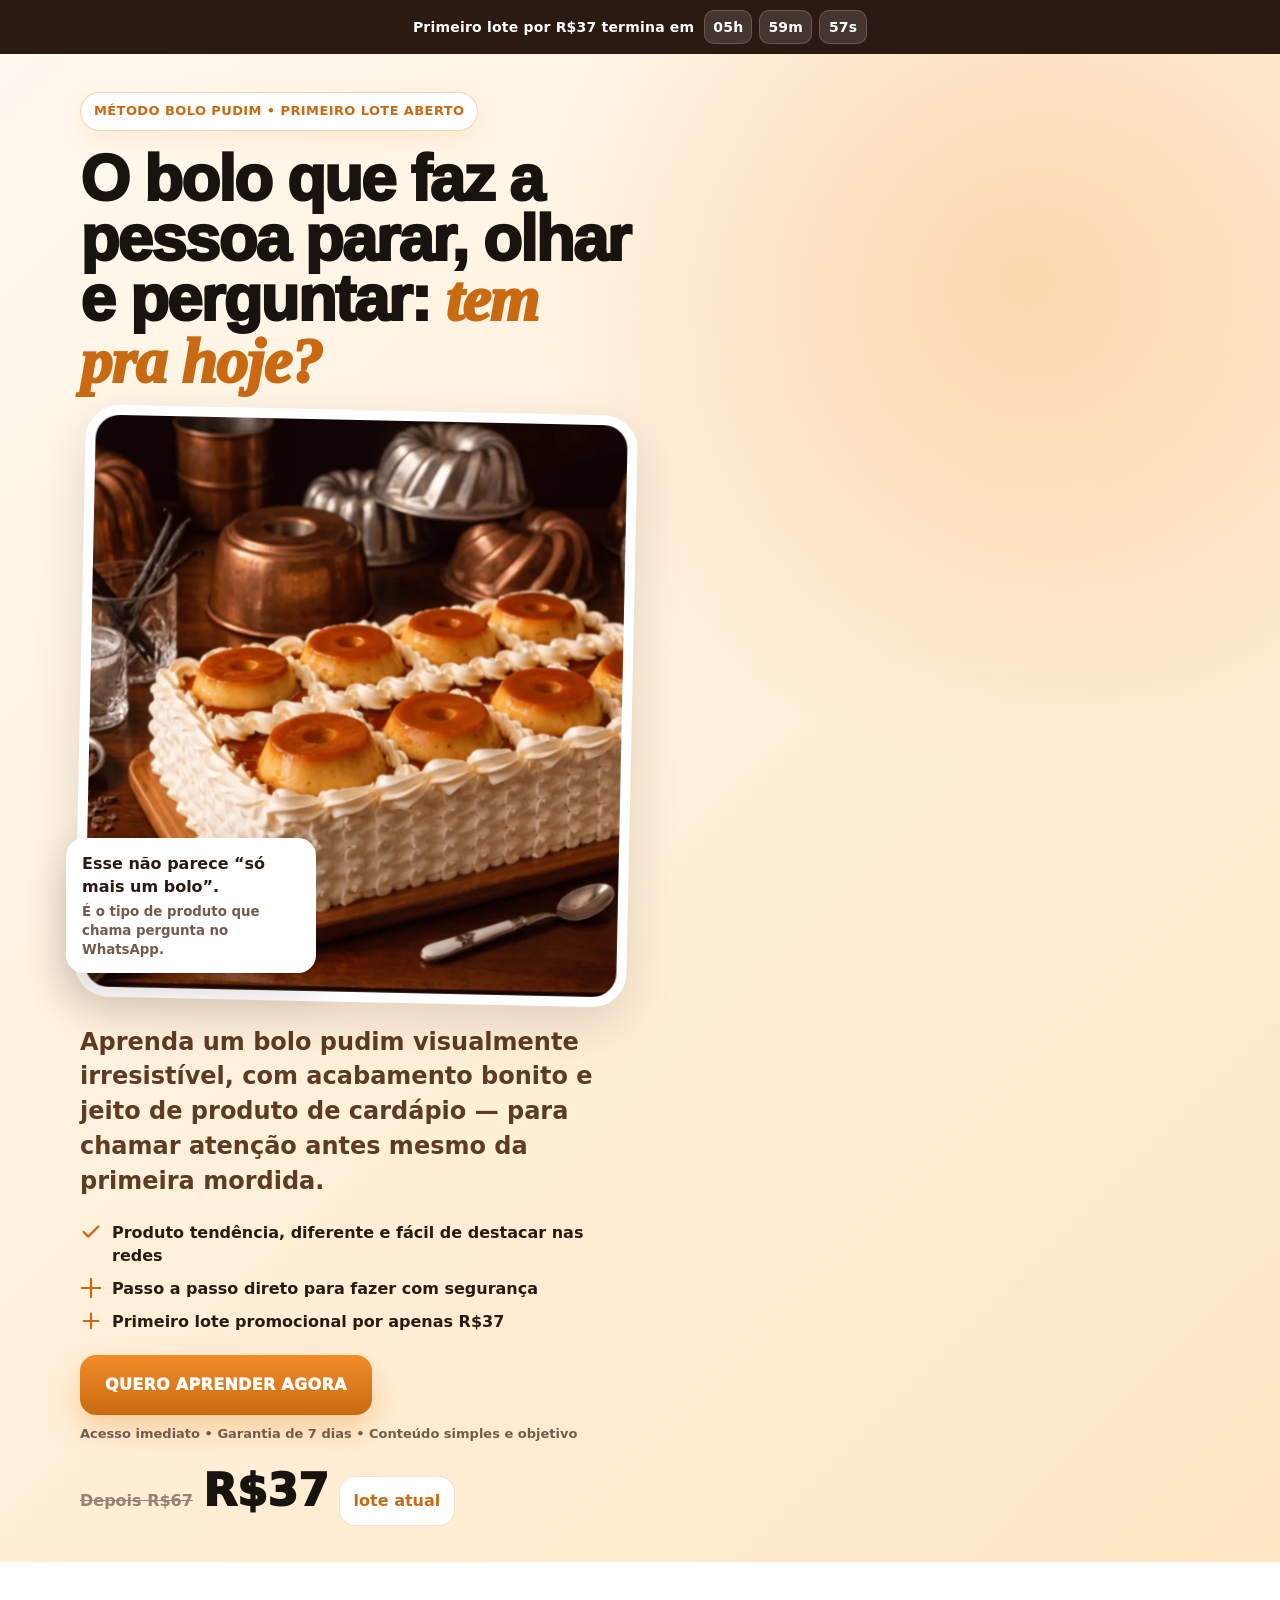
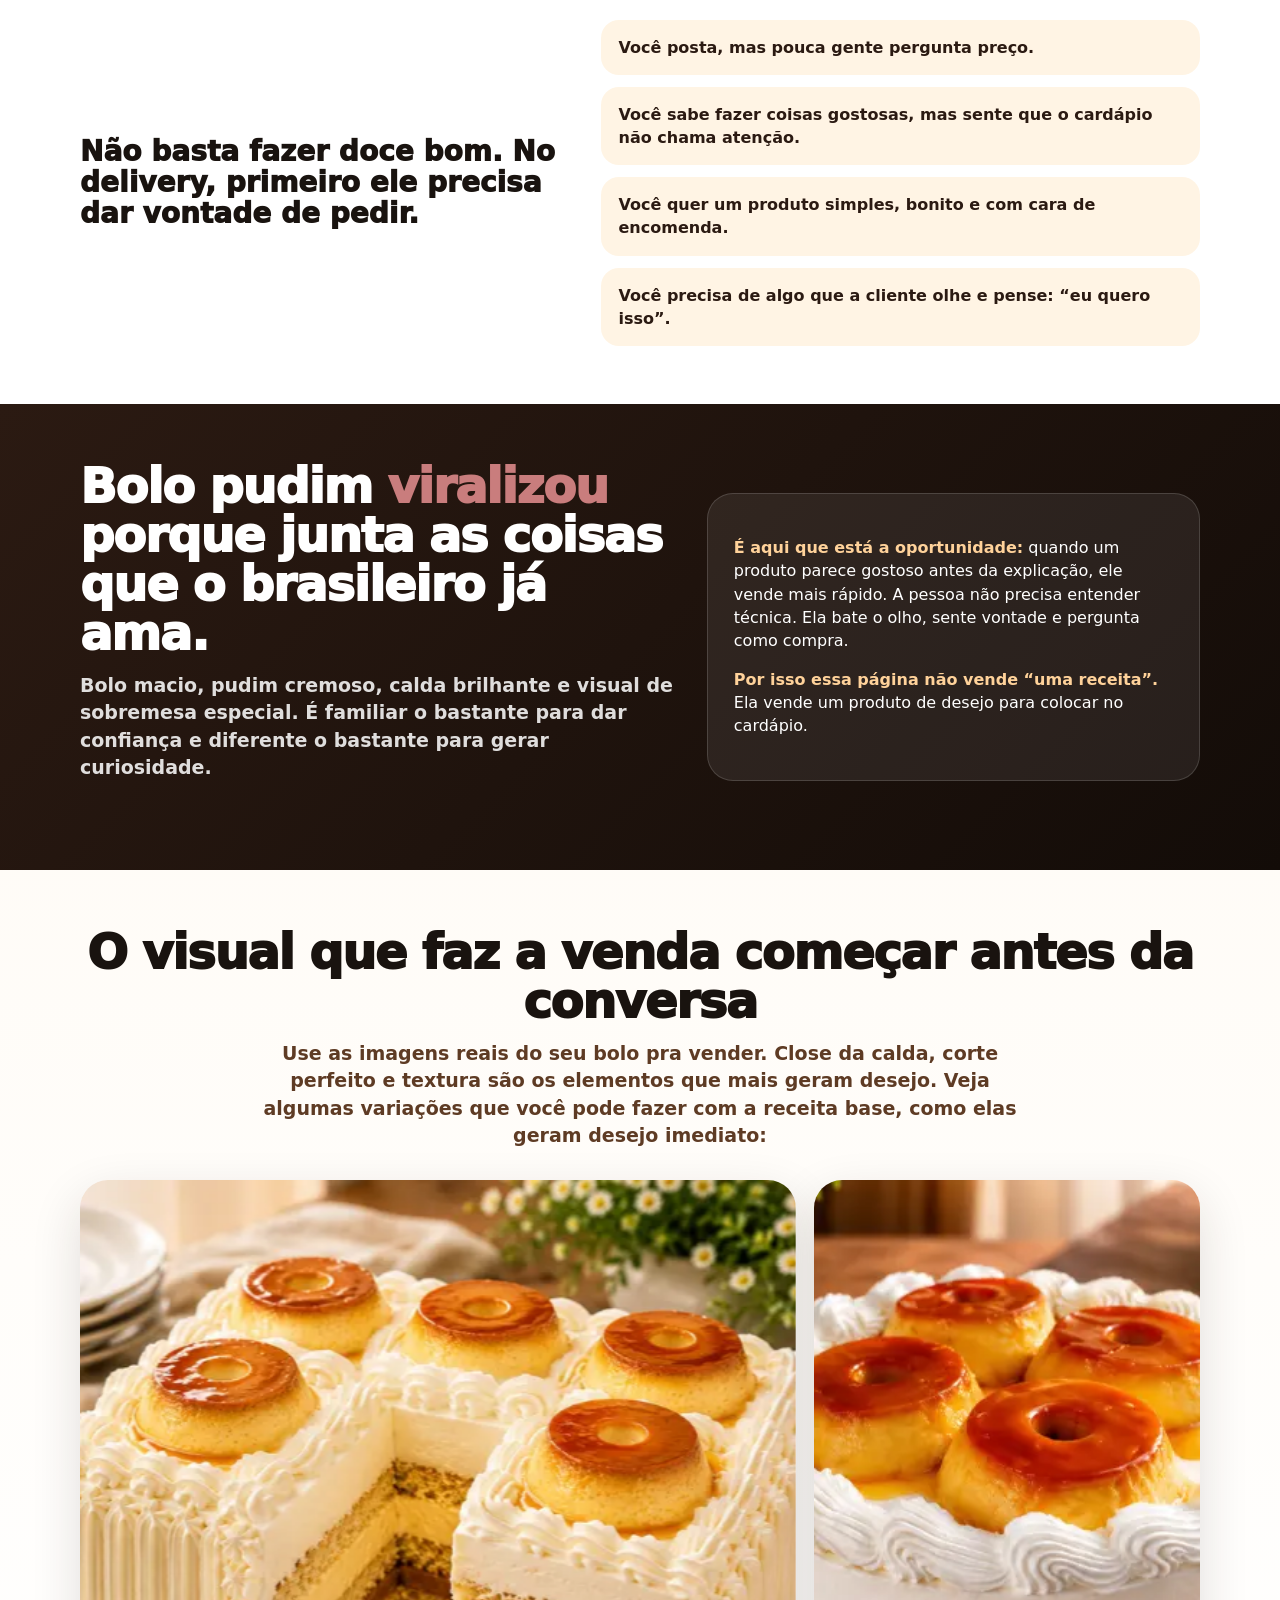
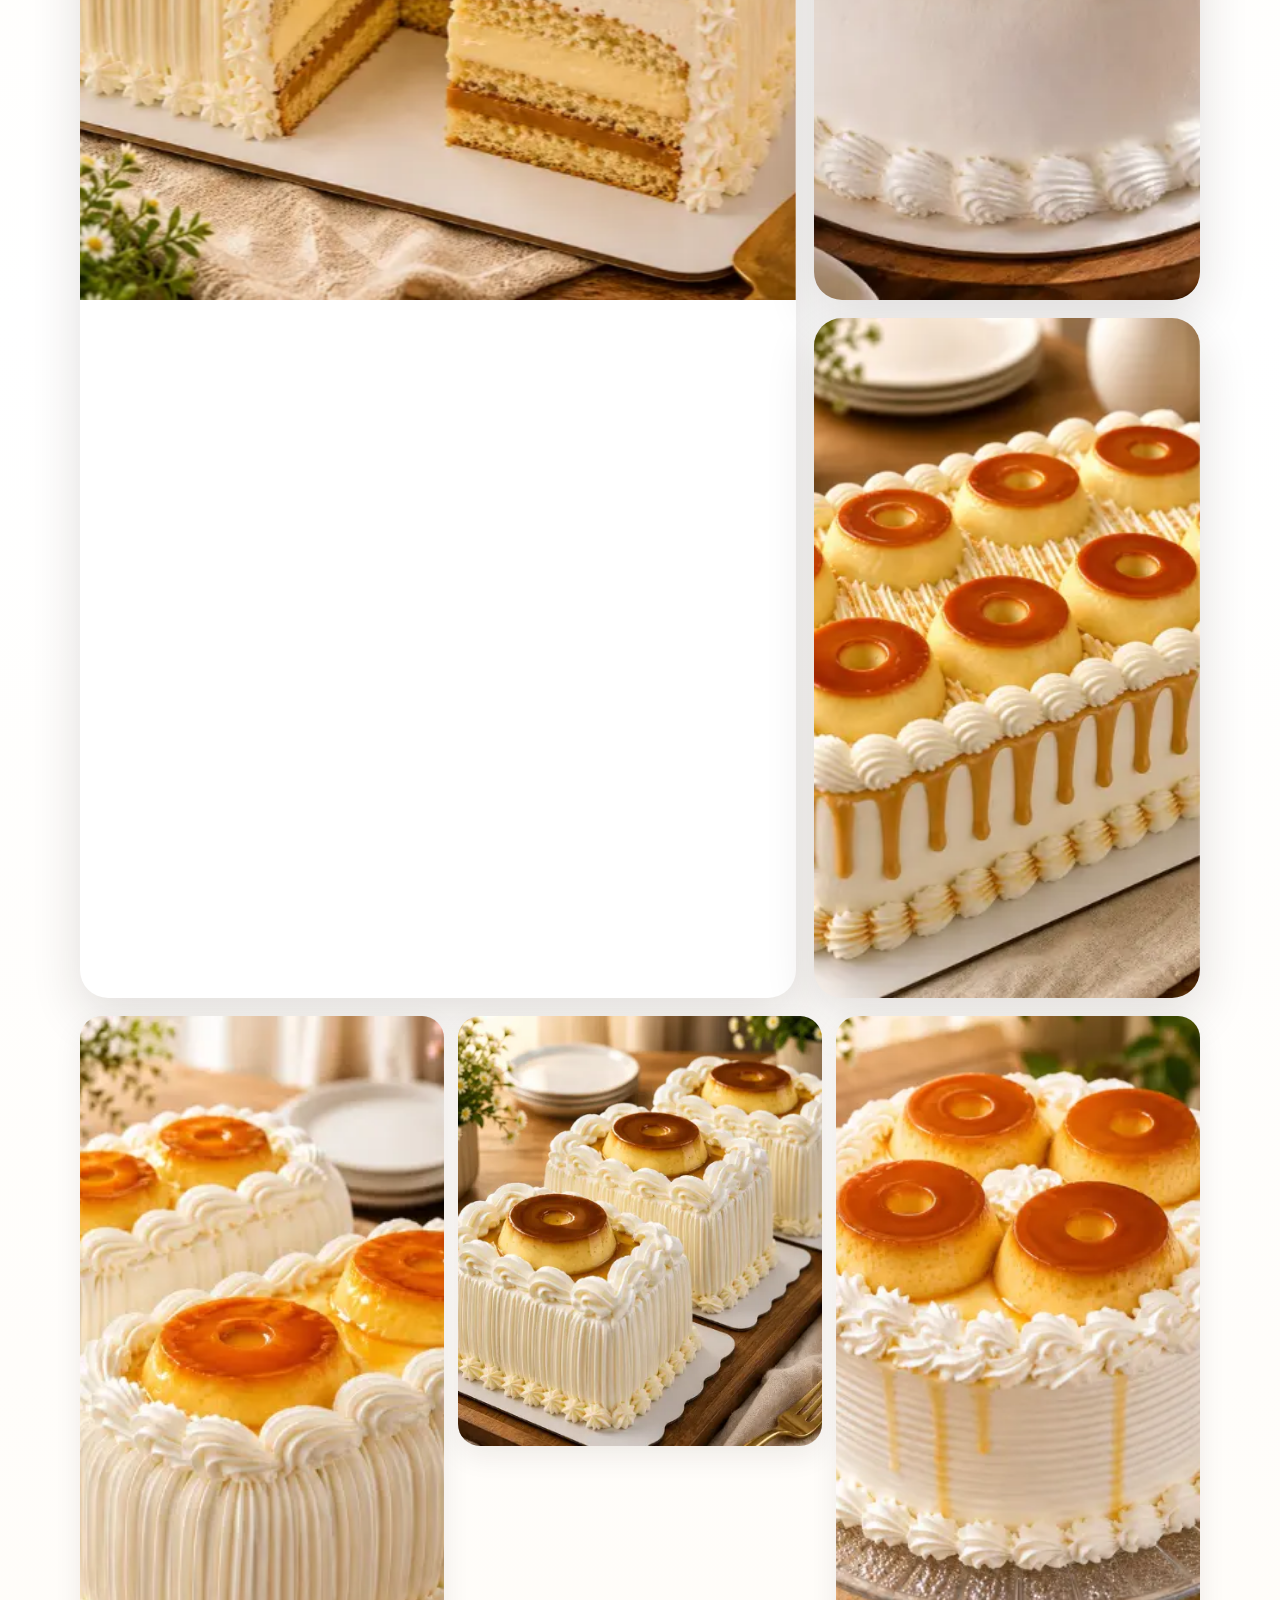
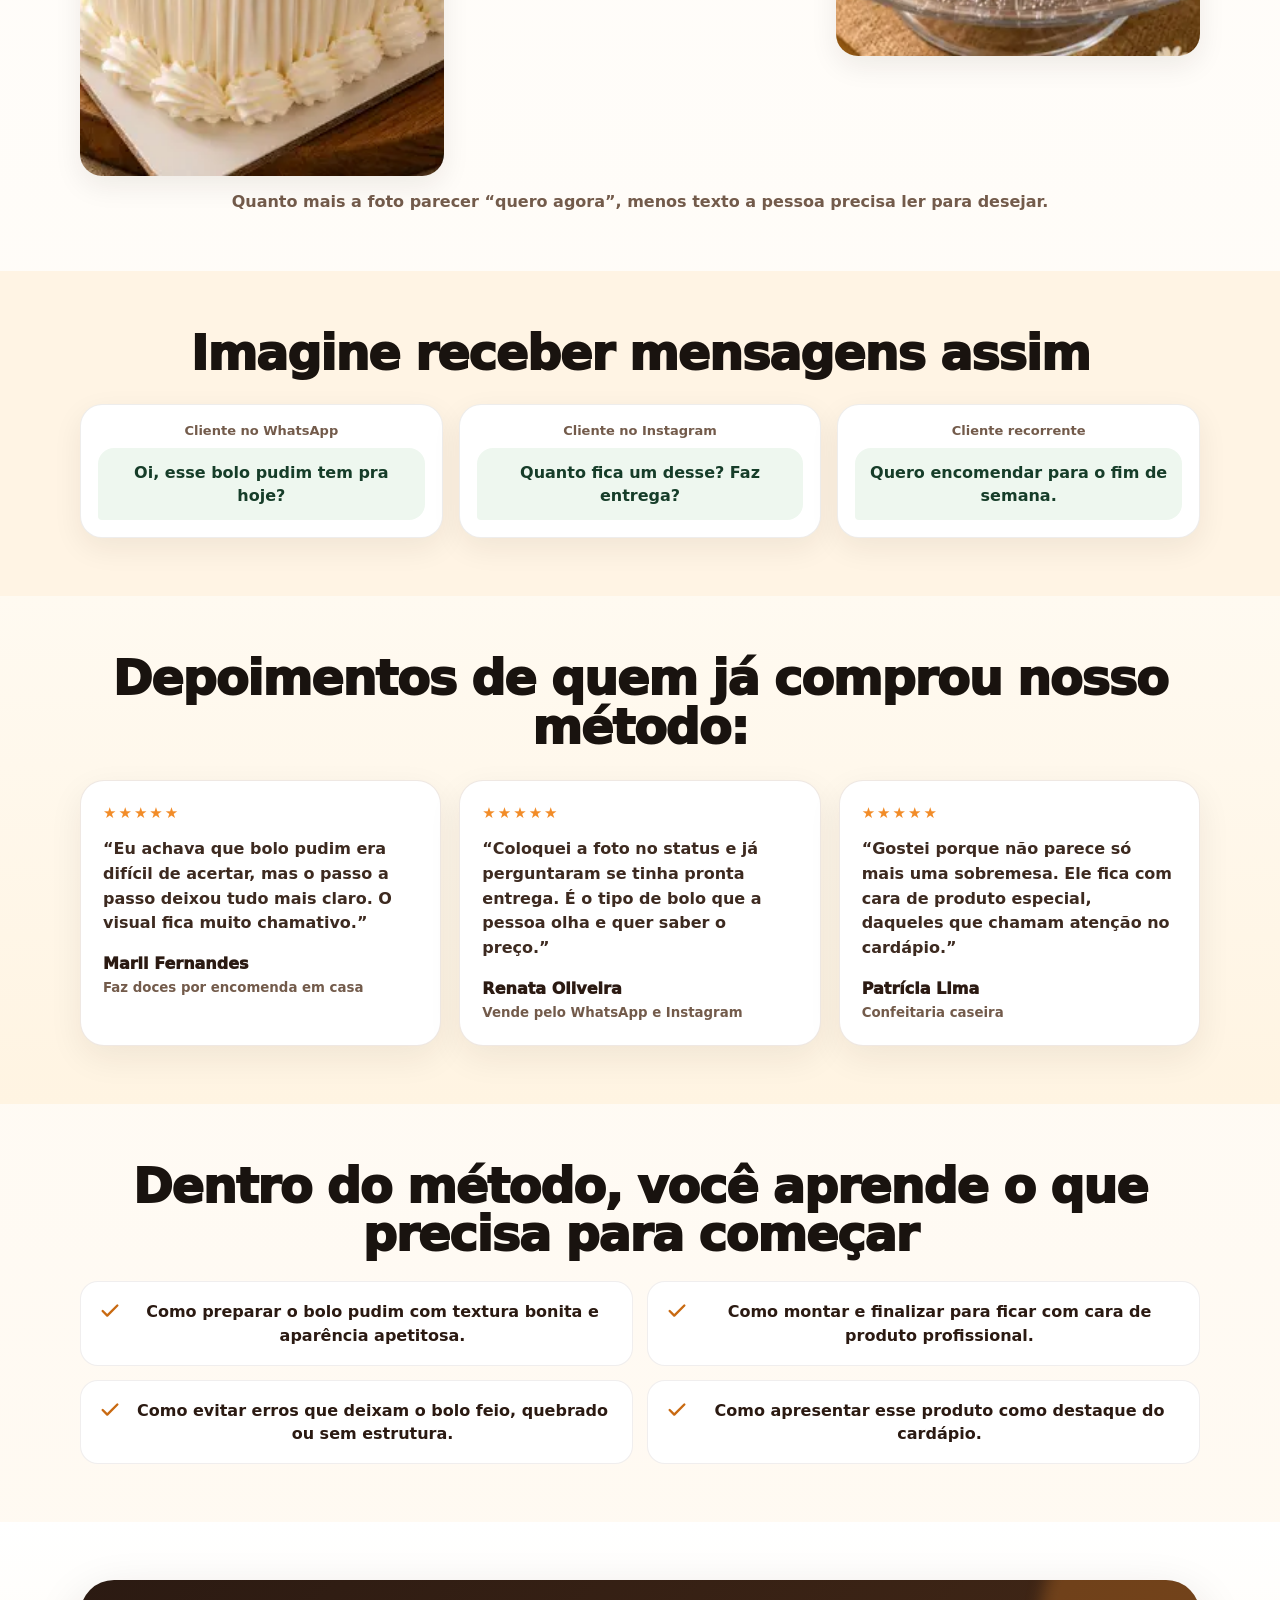
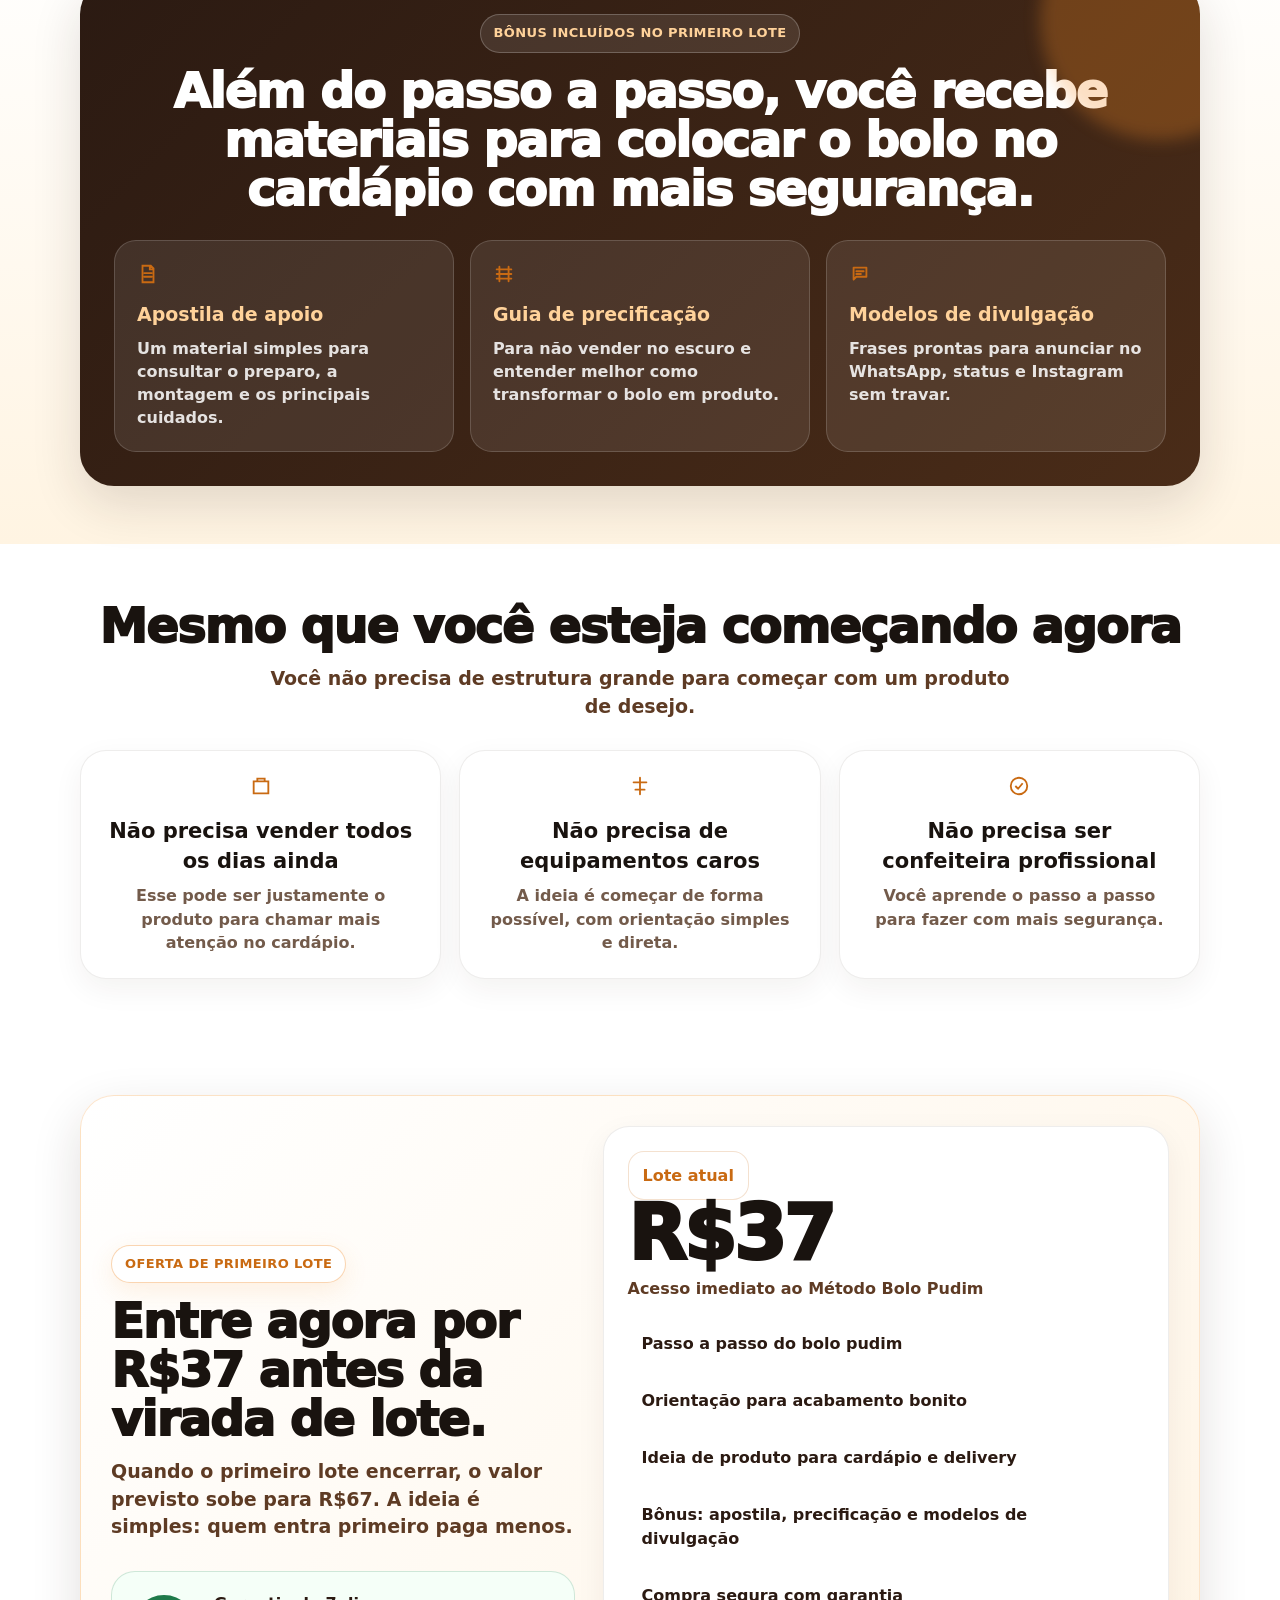
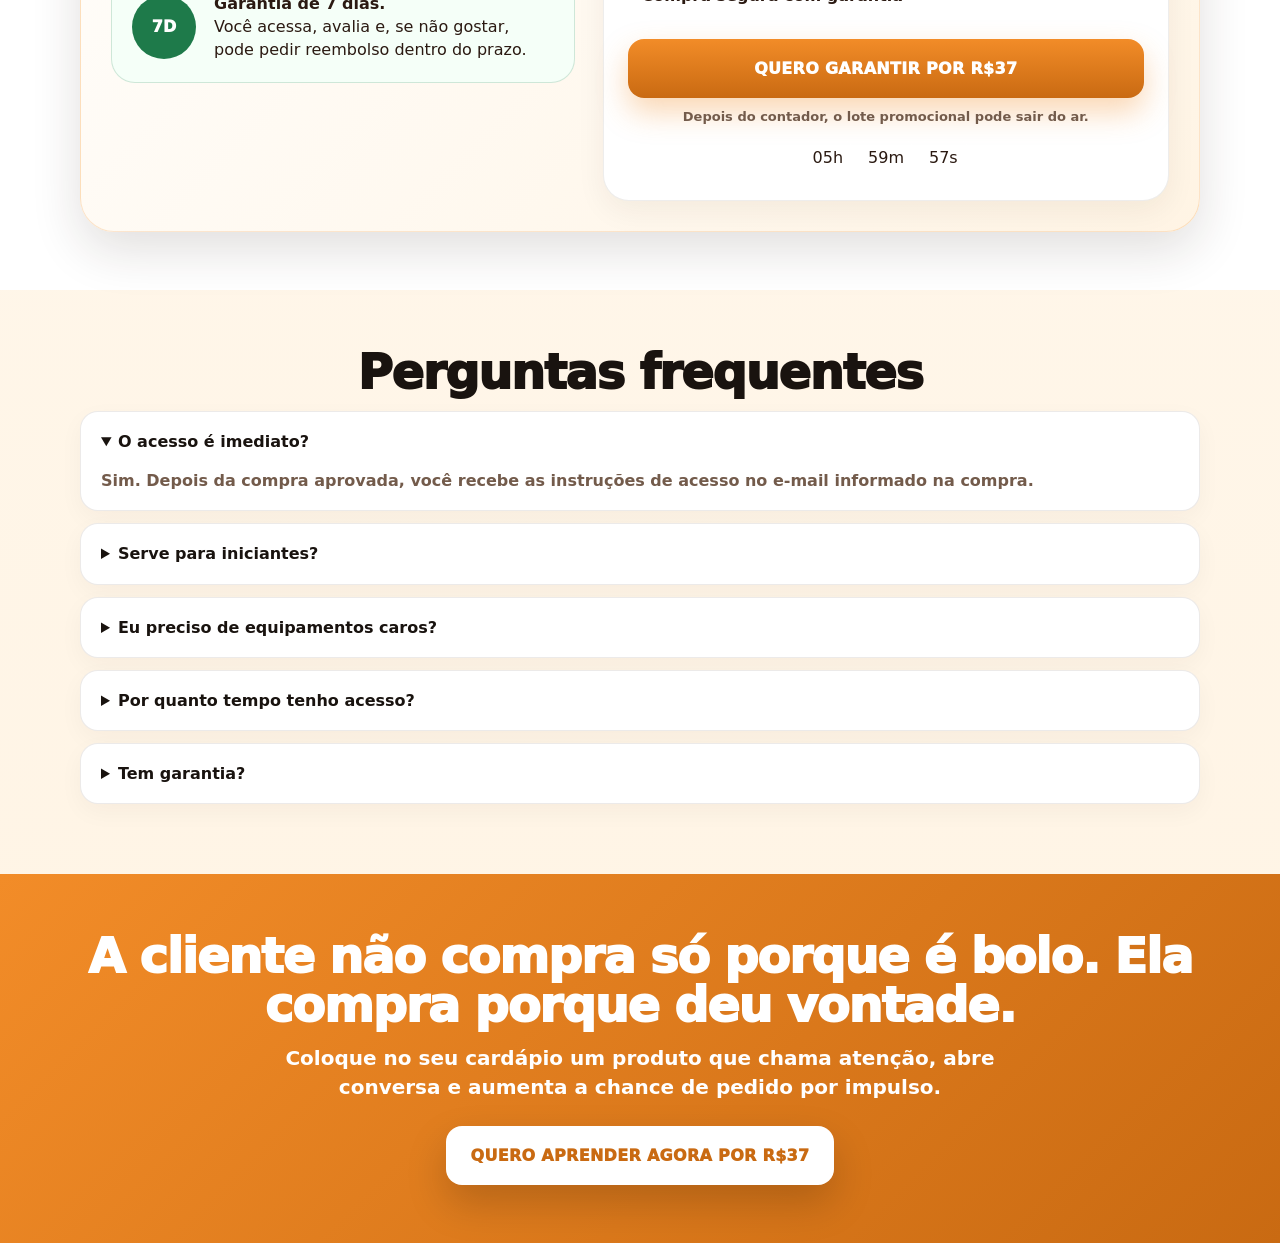
<file: index.html>
<!DOCTYPE html>
<html lang="pt-BR">

<head>
  <meta charset="utf-8" />
  <meta content="width=device-width, initial-scale=1.0" name="viewport" />
  <title>Método Bolo Pudim | Primeiro Lote</title>
  <meta
    content="Aprenda o bolo pudim que chama atenção, desperta desejo e pode virar destaque no cardápio. Primeiro lote por R$37."
    name="description" />
  <link rel="icon" type="image/png" href="favicon.png" />

  <!-- Meta Pixel Script -->
  <script src="js/pixel.js"></script>
  <noscript><img height="1" width="1" style="display:none"
      src="https://www.facebook.com/tr?id=324230336566459&ev=PageView&noscript=1" /></noscript>
  <style>
    :root {
      --orange: #F28C28;
      --orange-dark: #C96A12;
      --cream: #FFF4E4;
      --cream-2: #F8E6CD;
      --brown: #2B1A12;
      --brown-soft: #5E3B24;
      --black: #19130F;
      --white: #FFFFFF;
      --muted: #735B4B;
      --green: #1E7A4A;
      --shadow: 0 18px 50px rgba(43, 26, 18, .14);
      --radius: 26px;
    }

    * {
      box-sizing: border-box
    }

    body {
      margin: 0;
      font-family: system-ui, -apple-system, Segoe UI, Roboto, Arial, sans-serif;
      background: linear-gradient(180deg, var(--cream), #fff 38%, var(--cream) 100%);
      color: var(--brown);
      line-height: 1.45
    }

    img {
      max-width: 100%;
      display: block
    }

    a {
      text-decoration: none;
      color: inherit
    }

    .wrap {
      width: min(1120px, 92vw);
      margin-inline: auto
    }

    .topbar {
      background: var(--brown);
      color: #fff;
      padding: 10px 0;
      font-size: 14px;
      font-weight: 700;
      text-align: center;
      letter-spacing: .2px
    }

    .timer-top {
      display: flex;
      gap: 10px;
      align-items: center;
      justify-content: center;
      flex-wrap: wrap
    }

    .timer-pills {
      display: flex;
      gap: 7px
    }

    .timer-pills span {
      background: rgba(255, 255, 255, .12);
      border: 1px solid rgba(255, 255, 255, .18);
      border-radius: 10px;
      padding: 6px 8px;
      min-width: 48px;
      display: inline-block
    }

    .hero {
      position: relative;
      overflow: hidden;
      padding: 38px 0 36px;
      background: radial-gradient(circle at 80% 15%, rgba(242, 140, 40, .26), transparent 30%), linear-gradient(135deg, #fff9ef 0%, #ffe7c4 100%)
    }

    .hero-grid {
      display: grid;
      grid-template-columns: 1.02fr .98fr;
      gap: 38px;
      align-items: center
    }

    .eyebrow {
      display: inline-flex;
      align-items: center;
      gap: 8px;
      background: #fff;
      border: 1px solid rgba(242, 140, 40, .36);
      color: var(--orange-dark);
      padding: 9px 13px;
      border-radius: 999px;
      font-size: 13px;
      font-weight: 900;
      text-transform: uppercase;
      letter-spacing: .4px;
      box-shadow: 0 8px 24px rgba(242, 140, 40, .12)
    }

    h1 {
      font-family: Inter, sans-serif;
      font-size: clamp(36px, 5vw, 66px);
      line-height: .94;
      margin: 18px 0 18px;
      font-weight: 950;
      letter-spacing: -2px;
      color: var(--black)
    }

    .serif {
      font-family: Georgia, serif;
      color: var(--orange-dark);
      font-style: italic;
      letter-spacing: -1px
    }

    .sub {
      font-size: clamp(18px, 2.3vw, 24px);
      color: var(--brown-soft);
      font-weight: 600;
      max-width: 620px;
      margin: 0 0 22px
    }

    .bullets {
      display: grid;
      gap: 10px;
      margin: 22px 0
    }

    .bullet {
      display: flex;
      gap: 10px;
      align-items: flex-start;
      font-size: 16px;
      font-weight: 700;
      color: var(--brown)
    }

    .ico {
      width: 22px;
      height: 22px;
      flex: 0 0 22px;
      color: var(--orange-dark)
    }

    .cta {
      display: inline-flex;
      align-items: center;
      justify-content: center;
      gap: 10px;
      background: linear-gradient(180deg, var(--orange), var(--orange-dark));
      color: #fff;
      border: 0;
      border-radius: 16px;
      padding: 18px 25px;
      font-weight: 950;
      text-transform: uppercase;
      letter-spacing: .3px;
      box-shadow: 0 14px 30px rgba(242, 140, 40, .35);
      transition: .2s transform, .2s box-shadow;
      cursor: pointer;
      text-align: center
    }

    .cta:hover {
      transform: translateY(-2px);
      box-shadow: 0 20px 38px rgba(242, 140, 40, .42)
    }

    .micro {
      font-size: 13px;
      color: var(--muted);
      margin-top: 10px;
      font-weight: 700
    }

    .price-line {
      display: flex;
      align-items: baseline;
      gap: 10px;
      flex-wrap: wrap;
      margin: 16px 0 0
    }

    .old {
      text-decoration: line-through;
      color: #9a8170;
      font-weight: 700
    }

    .new {
      font-size: 44px;
      font-weight: 950;
      color: var(--black)
    }

    .lot {
      background: #fff;
      border: 1px solid rgba(201, 106, 18, .2);
      border-radius: 16px;
      padding: 12px 14px;
      display: inline-block;
      font-weight: 900;
      color: var(--orange-dark)
    }

    .hero-card {
      position: relative
    }

    .photo-card {
      background: #fff;
      border: 10px solid #fff;
      border-radius: 34px;
      box-shadow: var(--shadow);
      overflow: hidden;
      transform: rotate(1.2deg)
    }

    .photo-card img {
      aspect-ratio: 4/4.3;
      object-fit: cover;
      width: 100%
    }

    .floating {
      position: absolute;
      left: -14px;
      bottom: 28px;
      background: #fff;
      border-radius: 18px;
      padding: 14px 16px;
      box-shadow: 0 16px 42px rgba(43, 26, 18, .2);
      max-width: 250px;
      font-weight: 850
    }

    .floating small {
      display: block;
      color: var(--muted);
      font-weight: 700;
      margin-top: 3px
    }

    section {
      padding: 58px 0
    }

    .section-title {
      font-size: clamp(29px, 4vw, 48px);
      line-height: 1.02;
      letter-spacing: -1.3px;
      margin: 0 0 14px;
      color: var(--black);
      font-weight: 950
    }

    .section-lead {
      font-size: 19px;
      color: var(--brown-soft);
      max-width: 770px;
      margin: 0 auto 30px;
      font-weight: 600
    }

    .center {
      text-align: center
    }

    .grid-3 {
      display: grid;
      grid-template-columns: repeat(3, 1fr);
      gap: 18px
    }

    .card {
      background: #fff;
      border: 1px solid rgba(43, 26, 18, .08);
      border-radius: var(--radius);
      padding: 24px;
      box-shadow: 0 10px 30px rgba(43, 26, 18, .06)
    }

    .card h3 {
      margin: 12px 0 8px;
      font-size: 21px;
      color: var(--black)
    }

    .card p {
      margin: 0;
      color: var(--muted);
      font-weight: 600
    }

    .pain {
      background: #fff
    }

    .pain-box {
      display: grid;
      grid-template-columns: .9fr 1.1fr;
      gap: 30px;
      align-items: center
    }

    .quote {
      font-size: 28px;
      font-weight: 950;
      line-height: 1.12;
      color: var(--black)
    }

    .soft-list {
      display: grid;
      gap: 12px
    }

    .soft-item {
      padding: 16px 18px;
      border-radius: 18px;
      background: var(--cream);
      font-weight: 800;
      color: var(--brown)
    }

    .trend {
      background: linear-gradient(135deg, var(--brown), #130c08);
      color: #fff
    }

    .trend .section-title,
    .trend .section-lead {
      color: #fff
    }

    .trend .section-lead {
      opacity: .86
    }

    .trend-grid {
      display: grid;
      grid-template-columns: 1.1fr .9fr;
      gap: 24px;
      align-items: center
    }

    .trend-card {
      background: rgba(255, 255, 255, .08);
      border: 1px solid rgba(255, 255, 255, .15);
      border-radius: var(--radius);
      padding: 26px
    }

    .trend-card strong {
      color: #ffd29a
    }

    .gallery {
      display: grid;
      grid-template-columns: 1.3fr .7fr;
      gap: 18px
    }

    .gallery-main,
    .gallery-side img {
      border-radius: 28px;
      overflow: hidden;
      box-shadow: var(--shadow);
      background: #fff
    }

    .gallery-main img {
      width: 100%;
      aspect-ratio: 1 / 1;
      object-fit: cover
    }

    .gallery-side {
      display: grid;
      gap: 18px
    }

    .gallery-side img {
      width: 100%;
      aspect-ratio: 1 / 1;
      object-fit: cover
    }

    .caption {
      margin-top: 14px;
      color: var(--muted);
      font-weight: 700;
      text-align: center
    }

    .photo-strip {
      margin-top: 18px;
      display: grid;
      grid-template-columns: repeat(3, 1fr);
      gap: 14px
    }

    .photo-strip img {
      width: 100%;
      aspect-ratio: 1 / 1;
      object-fit: cover;
      border-radius: 22px;
      box-shadow: 0 10px 28px rgba(43, 26, 18, .08);
      background: #fff
    }

    .messages {
      display: grid;
      grid-template-columns: repeat(3, 1fr);
      gap: 16px;
      margin-top: 26px
    }

    .msg {
      background: #fff;
      border-radius: 22px;
      padding: 17px;
      border: 1px solid rgba(43, 26, 18, .08);
      box-shadow: 0 10px 30px rgba(43, 26, 18, .07)
    }

    .msg .name {
      font-size: 13px;
      color: var(--muted);
      font-weight: 800;
      margin-bottom: 7px
    }

    .msg .bubble {
      background: #EEF7EF;
      border-radius: 16px 16px 16px 4px;
      padding: 13px;
      font-weight: 800;
      color: #163D29
    }

    .learn {
      background: var(--cream)
    }

    .learn-grid {
      display: grid;
      grid-template-columns: repeat(2, 1fr);
      gap: 14px;
      margin-top: 22px
    }

    .check {
      background: #fff;
      border-radius: 18px;
      padding: 18px;
      font-weight: 850;
      display: flex;
      gap: 10px;
      align-items: flex-start;
      border: 1px solid rgba(43, 26, 18, .07)
    }

    .offer {
      background: #fff
    }

    .offer-box {
      display: grid;
      grid-template-columns: .9fr 1.1fr;
      gap: 28px;
      align-items: center;
      background: linear-gradient(135deg, #fff, var(--cream));
      border: 1px solid rgba(242, 140, 40, .22);
      border-radius: 34px;
      padding: 30px;
      box-shadow: var(--shadow)
    }

    .price-big {
      font-size: 76px;
      line-height: .9;
      font-weight: 950;
      color: var(--black);
      letter-spacing: -3px
    }

    .installments {
      font-weight: 800;
      color: var(--brown-soft);
      margin: 8px 0 18px
    }

    .included {
      display: grid;
      gap: 10px;
      margin: 20px 0
    }

    .included div {
      background: #fff;
      border-radius: 14px;
      padding: 12px 14px;
      font-weight: 800
    }

    .guarantee {
      display: flex;
      gap: 18px;
      align-items: center;
      background: #F5FFF8;
      border: 1px solid rgba(30, 122, 74, .18);
      border-radius: 24px;
      padding: 20px;
      margin-top: 18px
    }

    .seal {
      width: 64px;
      height: 64px;
      border-radius: 50%;
      background: var(--green);
      color: #fff;
      display: grid;
      place-items: center;
      font-weight: 950;
      flex: 0 0 64px
    }

    .bonus {
      background: linear-gradient(180deg, #fff 0%, #fff4e2 100%)
    }

    .bonus-box {
      background: linear-gradient(135deg, #2B1A12 0%, #4a2c18 100%);
      color: #fff;
      border-radius: 34px;
      padding: 34px;
      box-shadow: var(--shadow);
      overflow: hidden;
      position: relative
    }

    .bonus-box:before {
      content: "";
      position: absolute;
      right: -80px;
      top: -80px;
      width: 240px;
      height: 240px;
      background: rgba(242, 140, 40, .28);
      border-radius: 50%;
      filter: blur(8px)
    }

    .bonus .section-title,
    .bonus .section-lead {
      color: #fff
    }

    .bonus .section-lead {
      opacity: .88
    }

    .bonus-grid {
      display: grid;
      grid-template-columns: repeat(3, 1fr);
      gap: 16px;
      margin-top: 26px;
      position: relative
    }

    .bonus-card {
      background: rgba(255, 255, 255, .09);
      border: 1px solid rgba(255, 255, 255, .16);
      border-radius: 22px;
      padding: 22px;
      text-align: left
    }

    .bonus-card b {
      display: block;
      font-size: 19px;
      margin: 10px 0 8px;
      color: #ffd29a
    }

    .bonus-card p {
      margin: 0;
      font-weight: 650;
      color: rgba(255, 255, 255, .86)
    }

    .bonus-tag {
      display: inline-flex;
      border: 1px solid rgba(255, 255, 255, .22);
      background: rgba(255, 255, 255, .10);
      border-radius: 999px;
      padding: 9px 13px;
      font-weight: 900;
      color: #ffd29a;
      text-transform: uppercase;
      font-size: 13px;
      letter-spacing: .4px
    }

    .faq details {
      background: #fff;
      border: 1px solid rgba(43, 26, 18, .09);
      border-radius: 18px;
      padding: 18px 20px;
      margin-bottom: 12px;
      box-shadow: 0 8px 24px rgba(43, 26, 18, .04)
    }

    .faq summary {
      font-weight: 900;
      cursor: pointer;
      color: var(--black)
    }

    .faq p {
      color: var(--muted);
      font-weight: 650;
      margin-bottom: 0
    }

    .final {
      background: linear-gradient(135deg, var(--orange), var(--orange-dark));
      color: #fff;
      text-align: center
    }

    .final .section-title {
      color: #fff
    }

    .final p {
      font-size: 20px;
      font-weight: 700;
      max-width: 760px;
      margin: 0 auto 24px
    }

    .final .cta {
      background: #fff;
      color: var(--orange-dark);
      box-shadow: 0 18px 40px rgba(0, 0, 0, .18)
    }

    .sticky {
      position: fixed;
      left: 0;
      right: 0;
      bottom: 0;
      background: rgba(255, 255, 255, .94);
      backdrop-filter: blur(10px);
      border-top: 1px solid rgba(43, 26, 18, .1);
      padding: 10px 12px;
      display: none;
      z-index: 99
    }

    .sticky-inner {
      display: flex;
      gap: 10px;
      align-items: center;
      justify-content: space-between
    }

    .sticky strong {
      font-size: 14px
    }

    .sticky .cta {
      padding: 13px 14px;
      border-radius: 13px;
      font-size: 13px
    }

    .placeholder {
      background: linear-gradient(135deg, #f7d4a7, #fff2df);
      display: grid;
      place-items: center;
      color: var(--brown-soft);
      font-weight: 900;
      text-align: center;
      padding: 24px;
      min-height: 320px
    }

    .placeholder small {
      display: block;
      font-weight: 700;
      margin-top: 8px;
      color: var(--muted)
    }

    @media(max-width:900px) {

      .hero-grid,
      .pain-box,
      .trend-grid,
      .offer-box,
      .gallery {
        grid-template-columns: 1fr
      }

      .grid-3,
      .messages,
      .learn-grid,
      .photo-strip,
      .bonus-grid {
        grid-template-columns: 1fr
      }

      .hero {
        padding: 28px 0
      }

      .floating {
        position: relative;
        left: auto;
        bottom: auto;
        margin: -18px auto 0;
        max-width: 92%;
        transform: none
      }

      .photo-card {
        transform: none
      }

      .gallery-main img {
        min-height: 320px
      }

      .sticky {
        display: block
      }

      body {
        padding-bottom: 74px
      }

      .topbar {
        font-size: 12px
      }

      .price-big {
        font-size: 58px
      }
    }

    .testimonials {
      background: linear-gradient(180deg, #fffaf1 0%, #fff4e2 100%)
    }

    .testi-grid {
      display: grid;
      grid-template-columns: repeat(3, 1fr);
      gap: 18px;
      margin-top: 28px
    }

    .testi {
      background: #fff;
      border: 1px solid rgba(122, 68, 26, .12);
      border-radius: 24px;
      padding: 22px;
      box-shadow: 0 12px 34px rgba(43, 26, 18, .07);
      text-align: left
    }

    .testi .stars {
      letter-spacing: 2px;
      color: var(--orange);
      font-size: 15px;
      margin-bottom: 12px
    }

    .testi p {
      margin: 0;
      color: #3d2a20;
      font-weight: 700;
      line-height: 1.55
    }

    .testi .person {
      margin-top: 16px;
      font-weight: 950;
      color: var(--brown)
    }

    .testi small {
      display: block;
      color: var(--muted);
      font-weight: 700;
      margin-top: 3px
    }

    .proof-note {
      margin: 22px auto 0;
      max-width: 780px;
      color: var(--muted);
      font-weight: 750;
      line-height: 1.55
    }

    img {
      image-rendering: auto;
      backface-visibility: hidden
    }

    .gallery-main img,
    .gallery-side img,
    .photo-strip img {
      max-height: none
    }

    @media(max-width:900px) {
      .testi-grid {
        grid-template-columns: 1fr
      }

      .gallery-main img,
      .gallery-side img,
      .photo-strip img {
        min-height: auto;
        max-height: none;
        height: auto
      }
    }
  </style>
</head>

<body>
  <div class="topbar">
    <div class="wrap timer-top">
      <span>Primeiro lote por R$37 termina em</span>
      <div aria-label="Contador regressivo" class="timer-pills">
        <span id="hTop">00h</span><span id="mTop">00m</span><span id="sTop">00s</span>
      </div>
    </div>
  </div>
  <header class="hero">
    <div class="wrap hero-grid">
      <div>
        <div class="eyebrow">Método Bolo Pudim • Primeiro lote aberto</div>
        <h1>O bolo que faz a pessoa parar, olhar e perguntar: <span class="serif">tem pra hoje?</span></h1>
        <div class="hero-card">
          <div class="photo-card">
            <img alt="Bolo Pudim - Foto ilustrativa" src="./img/bolopudim-mobile.webp" />
          </div>
          <div class="floating">Esse não parece “só mais um bolo”. <small>É o tipo de produto que chama pergunta no
              WhatsApp.</small></div>
        </div>
        <br />

        <p class="sub">Aprenda um bolo pudim visualmente irresistível, com acabamento bonito e jeito de produto de
          cardápio — para chamar atenção antes mesmo da primeira mordida.</p>
        <div class="bullets">
          <div class="bullet"><svg class="ico" fill="none" viewbox="0 0 24 24">
              <path d="M20 6 9 17l-5-5" stroke="currentColor" stroke-linecap="round" stroke-linejoin="round"
                stroke-width="2.6"></path>
            </svg> Produto tendência, diferente e fácil de destacar nas redes</div>
          <div class="bullet"><svg class="ico" fill="none" viewbox="0 0 24 24">
              <path d="M12 2v20M2 12h20" stroke="currentColor" stroke-linecap="round" stroke-width="2.4"></path>
            </svg> Passo a passo direto para fazer com segurança</div>
          <div class="bullet"><svg class="ico" fill="none" viewbox="0 0 24 24">
              <path d="M4 12h16M12 4v16" stroke="currentColor" stroke-linecap="round" stroke-width="2.4"></path>
            </svg> Primeiro lote promocional por apenas R$37</div>
        </div>
        <a class="cta checkout-btn" href="https://pay.hotmart.com/P105533205X?checkoutMode=10">Quero aprender agora</a>
        <div class="micro">Acesso imediato • Garantia de 7 dias • Conteúdo simples e objetivo</div>
        <div class="price-line"><span class="old">Depois R$67</span><span class="new">R$37</span><span class="lot">lote
            atual</span></div>
      </div>
    </div>
  </header>
  <section class="pain">
    <div class="wrap pain-box">
      <div class="quote">Não basta fazer doce bom. No delivery, primeiro ele precisa dar vontade de pedir.</div>
      <div class="soft-list">
        <div class="soft-item">Você posta, mas pouca gente pergunta preço.</div>
        <div class="soft-item">Você sabe fazer coisas gostosas, mas sente que o cardápio não chama atenção.</div>
        <div class="soft-item">Você quer um produto simples, bonito e com cara de encomenda.</div>
        <div class="soft-item">Você precisa de algo que a cliente olhe e pense: “eu quero isso”.</div>
      </div>
    </div>
  </section>
  <section class="trend">
    <div class="wrap trend-grid">
      <div>
        <h2 class="section-title">Bolo pudim <span style="color: rgb(201, 125, 125);">viralizou</span> porque junta as
          coisas que o
          brasileiro já ama.
        </h2>
        <p class="section-lead" style="text-align:left;margin-left:0">Bolo macio, pudim cremoso, calda brilhante e
          visual de sobremesa especial. É familiar o bastante para dar confiança e diferente o bastante para gerar
          curiosidade.</p>
      </div>
      <div class="trend-card">
        <p><strong>É aqui que está a oportunidade:</strong> quando um produto parece gostoso antes da explicação, ele
          vende mais rápido. A pessoa não precisa entender técnica. Ela bate o olho, sente vontade e pergunta como
          compra.</p>
        <p><strong>Por isso essa página não vende “uma receita”.</strong> Ela vende um produto de desejo para colocar no
          cardápio.</p>
      </div>
    </div>
  </section>
  <section>
    <div class="wrap center">
      <h2 class="section-title">O visual que faz a venda começar antes da conversa</h2>
      <p class="section-lead">Use as imagens reais do seu bolo pra vender. Close da calda, corte perfeito e textura são
        os elementos que mais geram desejo. Veja algumas variações que você pode fazer com a receita base, como elas
        geram desejo imediato:</p>
      <div class="gallery">
        <div class="gallery-main">
          <img alt="Bolo pudim 2" height="720" width="540" loading="lazy" src="img/carrossel/6.webp" />
        </div>
        <div class="gallery-side">
          <img alt="Close da fatia de bolo pudim com camadas" height="720" width="480" loading="lazy"
            src="img/carrossel/1.webp" />
          <img alt="Topo do bolo pudim com chantilly e mini pudins" height="680" loading="lazy"
            src="img/carrossel/2.webp" width="520" />
        </div>
      </div>
      <div aria-label="Mais fotos do bolo pudim" class="photo-strip">
        <img alt="Fatia servida de bolo pudim" decoding="async" height="760" loading="lazy" src="img/carrossel/3.webp"
          width="500" />
        <img alt="Bolo pudim com corte aparente" decoding="async" height="430" loading="lazy" src="img/carrossel/4.webp"
          width="760" />
        <img alt="Bolo pudim retangular finalizado" decoding="async" height="640" loading="lazy"
          src="img/carrossel/5.webp" width="980" />
      </div>
      <div class="caption">Quanto mais a foto parecer “quero agora”, menos texto a pessoa precisa ler para desejar.
      </div>
    </div>
  </section>
  <section class="learn">
    <div class="wrap center">
      <h2 class="section-title">Imagine receber mensagens assim</h2>
      <div class="messages">
        <div class="msg">
          <div class="name">Cliente no WhatsApp</div>
          <div class="bubble">Oi, esse bolo pudim tem pra hoje?</div>
        </div>
        <div class="msg">
          <div class="name">Cliente no Instagram</div>
          <div class="bubble">Quanto fica um desse? Faz entrega?</div>
        </div>
        <div class="msg">
          <div class="name">Cliente recorrente</div>
          <div class="bubble">Quero encomendar para o fim de semana.</div>
        </div>
      </div>
    </div>
  </section>
  <section class="testimonials">
    <div class="wrap center">
      <h2 class="section-title">Depoimentos de quem já comprou nosso método:</h2>
      <div class="testi-grid">
        <div class="testi">
          <div class="stars">★★★★★</div>
          <p>“Eu achava que bolo pudim era difícil de acertar, mas o passo a passo deixou tudo mais claro. O visual fica
            muito chamativo.”</p>
          <div class="person">Marli Fernandes</div><small>Faz doces por encomenda em casa</small>
        </div>
        <div class="testi">
          <div class="stars">★★★★★</div>
          <p>“Coloquei a foto no status e já perguntaram se tinha pronta entrega. É o tipo de bolo que a pessoa olha e
            quer saber o preço.”</p>
          <div class="person">Renata Oliveira</div><small>Vende pelo WhatsApp e Instagram</small>
        </div>
        <div class="testi">
          <div class="stars">★★★★★</div>
          <p>“Gostei porque não parece só mais uma sobremesa. Ele fica com cara de produto especial, daqueles que chamam
            atenção no cardápio.”</p>
          <div class="person">Patrícia Lima</div><small>Confeitaria caseira</small>
        </div>
      </div>
  </section>
  <section>
    <div class="wrap center">
      <h2 class="section-title">Dentro do método, você aprende o que precisa para começar</h2>
      <div class="learn-grid">
        <div class="check"><svg class="ico" fill="none" viewbox="0 0 24 24">
            <path d="M20 6 9 17l-5-5" stroke="currentColor" stroke-linecap="round" stroke-linejoin="round"
              stroke-width="2.6"></path>
          </svg>Como preparar o bolo pudim com textura bonita e aparência apetitosa.</div>
        <div class="check"><svg class="ico" fill="none" viewbox="0 0 24 24">
            <path d="M20 6 9 17l-5-5" stroke="currentColor" stroke-linecap="round" stroke-linejoin="round"
              stroke-width="2.6"></path>
          </svg>Como montar e finalizar para ficar com cara de produto profissional.</div>
        <div class="check"><svg class="ico" fill="none" viewbox="0 0 24 24">
            <path d="M20 6 9 17l-5-5" stroke="currentColor" stroke-linecap="round" stroke-linejoin="round"
              stroke-width="2.6"></path>
          </svg>Como evitar erros que deixam o bolo feio, quebrado ou sem estrutura.</div>
        <div class="check"><svg class="ico" fill="none" viewbox="0 0 24 24">
            <path d="M20 6 9 17l-5-5" stroke="currentColor" stroke-linecap="round" stroke-linejoin="round"
              stroke-width="2.6"></path>
          </svg>Como apresentar esse produto como destaque do cardápio.</div>
      </div>
    </div>
  </section>
  <section class="bonus">
    <div class="wrap">
      <div class="bonus-box center">
        <div class="bonus-tag">Bônus incluídos no primeiro lote</div>
        <h2 class="section-title" style="margin-top:14px">Além do passo a passo, você recebe materiais para colocar o
          bolo no cardápio com mais segurança.</h2>
        <div class="bonus-grid">
          <div class="bonus-card"><svg class="ico" fill="none" viewBox="0 0 24 24">
              <path d="M6 3h9l3 3v15H6zM14 3v4h4M8 11h8M8 15h8" stroke="currentColor" stroke-width="2"
                stroke-linecap="round" />
            </svg><b>Apostila de apoio</b>
            <p>Um material simples para consultar o preparo, a montagem e os principais cuidados.</p>
          </div>
          <div class="bonus-card"><svg class="ico" fill="none" viewBox="0 0 24 24">
              <path d="M4 7h16M7 4v16M17 4v16M4 12h16M4 17h16" stroke="currentColor" stroke-width="2"
                stroke-linecap="round" />
            </svg><b>Guia de precificação</b>
            <p>Para não vender no escuro e entender melhor como transformar o bolo em produto.</p>
          </div>
          <div class="bonus-card"><svg class="ico" fill="none" viewBox="0 0 24 24">
              <path d="M5 5h14v10H8l-3 3zM8 9h8M8 12h5" stroke="currentColor" stroke-width="2" stroke-linecap="round"
                stroke-linejoin="round" />
            </svg><b>Modelos de divulgação</b>
            <p>Frases prontas para anunciar no WhatsApp, status e Instagram sem travar.</p>
          </div>
        </div>
      </div>
    </div>
  </section>
  <section class="pain">
    <div class="wrap center">
      <h2 class="section-title">Mesmo que você esteja começando agora</h2>
      <p class="section-lead">Você não precisa de estrutura grande para começar com um produto de desejo.</p>
      <div class="grid-3">
        <div class="card"><svg class="ico" fill="none" viewbox="0 0 24 24">
            <path d="M4 7h16v13H4zM8 7V4h8v3" stroke="currentColor" stroke-width="2"></path>
          </svg>
          <h3>Não precisa vender todos os dias ainda</h3>
          <p>Esse pode ser justamente o produto para chamar mais atenção no cardápio.</p>
        </div>
        <div class="card"><svg class="ico" fill="none" viewbox="0 0 24 24">
            <path d="M12 3v18M5 8h14M7 16h10" stroke="currentColor" stroke-linecap="round" stroke-width="2"></path>
          </svg>
          <h3>Não precisa de equipamentos caros</h3>
          <p>A ideia é começar de forma possível, com orientação simples e direta.</p>
        </div>
        <div class="card"><svg class="ico" fill="none" viewbox="0 0 24 24">
            <path d="M8 12l3 3 5-6M21 12a9 9 0 1 1-18 0 9 9 0 0 1 18 0Z" stroke="currentColor" stroke-width="2"></path>
          </svg>
          <h3>Não precisa ser confeiteira profissional</h3>
          <p>Você aprende o passo a passo para fazer com mais segurança.</p>
        </div>
      </div>
    </div>
  </section>
  <section class="offer" id="comprar">
    <div class="wrap offer-box">
      <div>
        <div class="eyebrow">Oferta de primeiro lote</div>
        <h2 class="section-title" style="margin-top:14px">Entre agora por R$37 antes da virada de lote.</h2>
        <p class="section-lead" style="text-align:left;margin-left:0">Quando o primeiro lote encerrar, o valor previsto
          sobe para R$67. A ideia é simples: quem entra primeiro paga menos.</p>
        <div class="guarantee">
          <div class="seal">7D</div>
          <div><strong>Garantia de 7 dias.</strong><br />Você acessa, avalia e, se não gostar, pode pedir reembolso
            dentro do prazo.</div>
        </div>
      </div>
      <div class="card">
        <div class="lot">Lote atual</div>
        <div class="price-big">R$37</div>
        <div class="installments">Acesso imediato ao Método Bolo Pudim</div>
        <div class="included">
          <div>Passo a passo do bolo pudim</div>
          <div>Orientação para acabamento bonito</div>
          <div>Ideia de produto para cardápio e delivery</div>
          <div>Bônus: apostila, precificação e modelos de divulgação</div>
          <div>Compra segura com garantia</div>
        </div>
        <a class="cta checkout-btn" href="https://pay.hotmart.com/P105533205X?checkoutMode=10" style="width:100%">Quero garantir por R$37</a>
        <div class="micro center">Depois do contador, o lote promocional pode sair do ar.</div>
        <div class="timer-pills" style="justify-content:center;margin-top:12px;color:var(--brown)"><span
            id="hOffer">00h</span><span id="mOffer">00m</span><span id="sOffer">00s</span></div>
      </div>
    </div>
  </section>
  <section class="faq">
    <div class="wrap">
      <h2 class="section-title center">Perguntas frequentes</h2>
      <details open="">
        <summary>O acesso é imediato?</summary>
        <p>Sim. Depois da compra aprovada, você recebe as instruções de acesso no e-mail informado na compra.</p>
      </details>
      <details>
        <summary>Serve para iniciantes?</summary>
        <p>Sim. A proposta é ensinar de forma simples, direta e possível para quem quer começar com um produto bonito e
          chamativo.</p>
      </details>
      <details>
        <summary>Eu preciso de equipamentos caros?</summary>
        <p>Não, você já pode começar hoje com o que você tem em casa.</p>
      </details>
      <details>
        <summary>Por quanto tempo tenho acesso?</summary>
        <p>O acesso é vitalício. Você poderá acessar o Método Bolo Pudim quando e onde quiser.</p>
      </details>
      <details>
        <summary>Tem garantia?</summary>
        <p>Sim. Você tem 7 dias de garantia para avaliar o conteúdo.</p>
      </details>
    </div>
  </section>
  <section class="final">
    <div class="wrap">
      <h2 class="section-title">A cliente não compra só porque é bolo. Ela compra porque deu vontade.</h2>
      <p>Coloque no seu cardápio um produto que chama atenção, abre conversa e aumenta a chance de pedido por impulso.
      </p>
      <a class="cta checkout-btn" href="https://pay.hotmart.com/P105533205X?checkoutMode=10">Quero aprender agora por R$37</a>
    </div>
  </section>
  <div class="sticky">
    <div class="wrap sticky-inner">
      <strong>Primeiro lote: <span class="old">R$67</span> R$37</strong>
      <a class="cta checkout-btn" href="https://pay.hotmart.com/P105533205X?checkoutMode=10">Garantir acesso</a>
    </div>
  </div>
  <script>
    (function () {
      const HOURS = 6; // urgência leve: contador individual de 6 horas por visitante
      const key = 'bp_lote_deadline_v1';
      let deadline = localStorage.getItem(key);
      if (!deadline || Number(deadline) < Date.now()) {
        deadline = Date.now() + HOURS * 60 * 60 * 1000;
        localStorage.setItem(key, deadline);
      }
      function pad(n) { return String(n).padStart(2, '0'); }
      function tick() {
        const left = Math.max(0, Number(deadline) - Date.now());
        const h = Math.floor(left / 36e5);
        const m = Math.floor((left % 36e5) / 6e4);
        const s = Math.floor((left % 6e4) / 1000);
        ['Top', 'Offer'].forEach(id => {
          const hEl = document.getElementById('h' + id);
          const mEl = document.getElementById('m' + id);
          const sEl = document.getElementById('s' + id);
          if (hEl) hEl.textContent = pad(h) + 'h';
          if (mEl) mEl.textContent = pad(m) + 'm';
          if (sEl) sEl.textContent = pad(s) + 's';
        });
      }
      tick(); setInterval(tick, 1000);
    })();
  </script>
  <script src="js/capi.js"></script>
  <script src="js/events.js"></script>
  <script src="js/modal.js"></script>
</body>

</html>
</file>
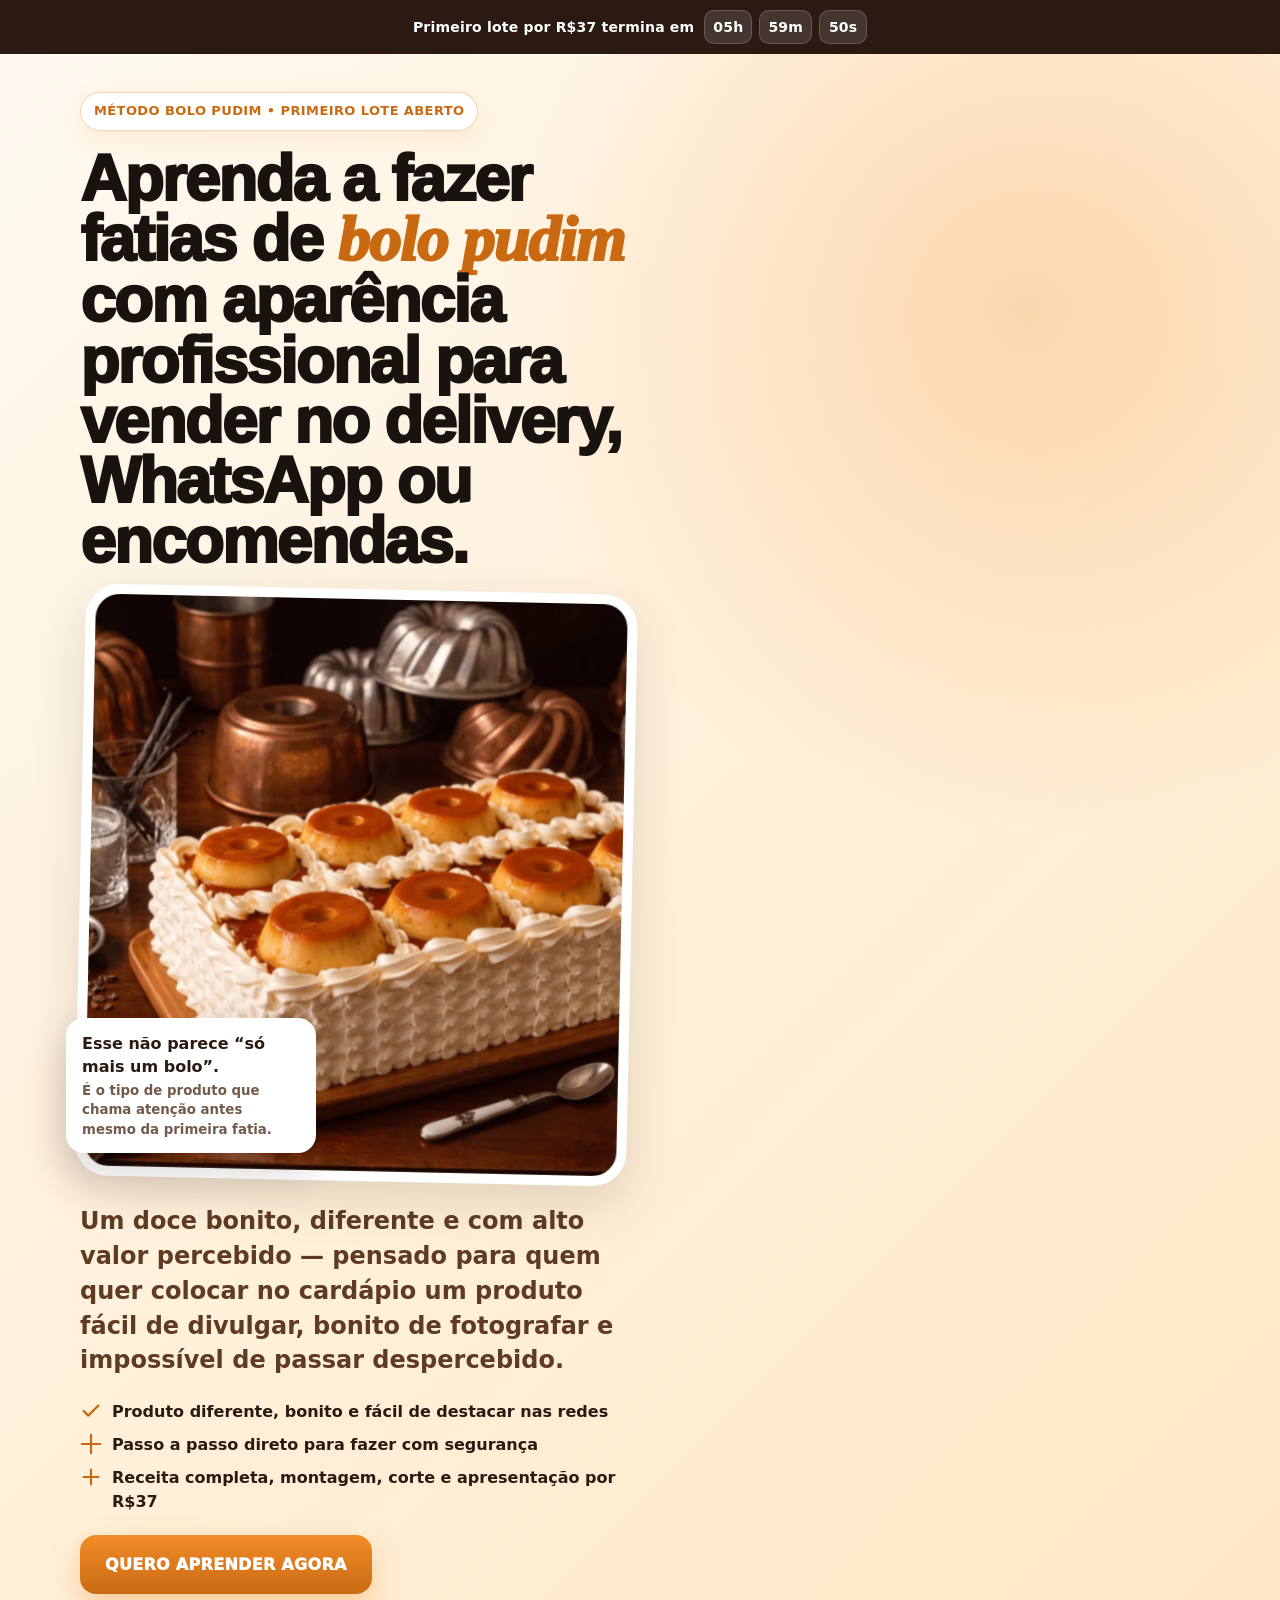
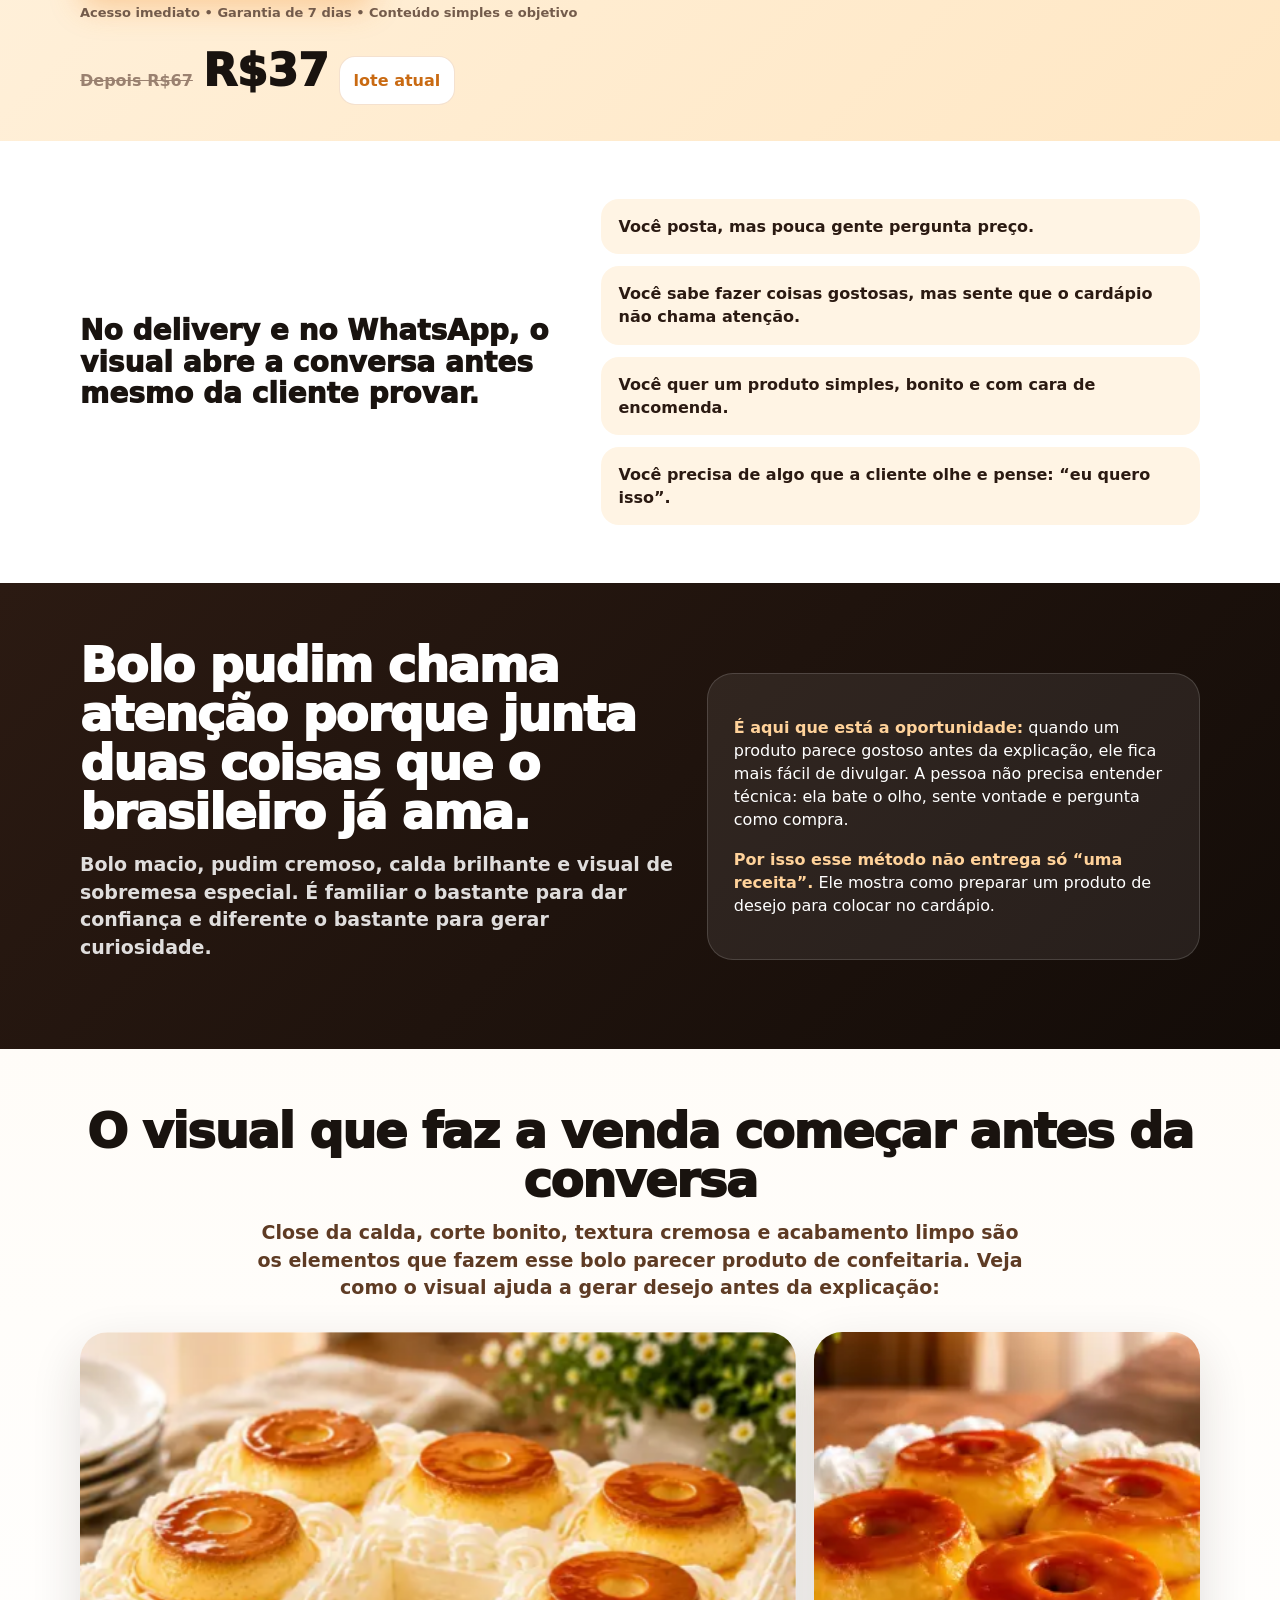
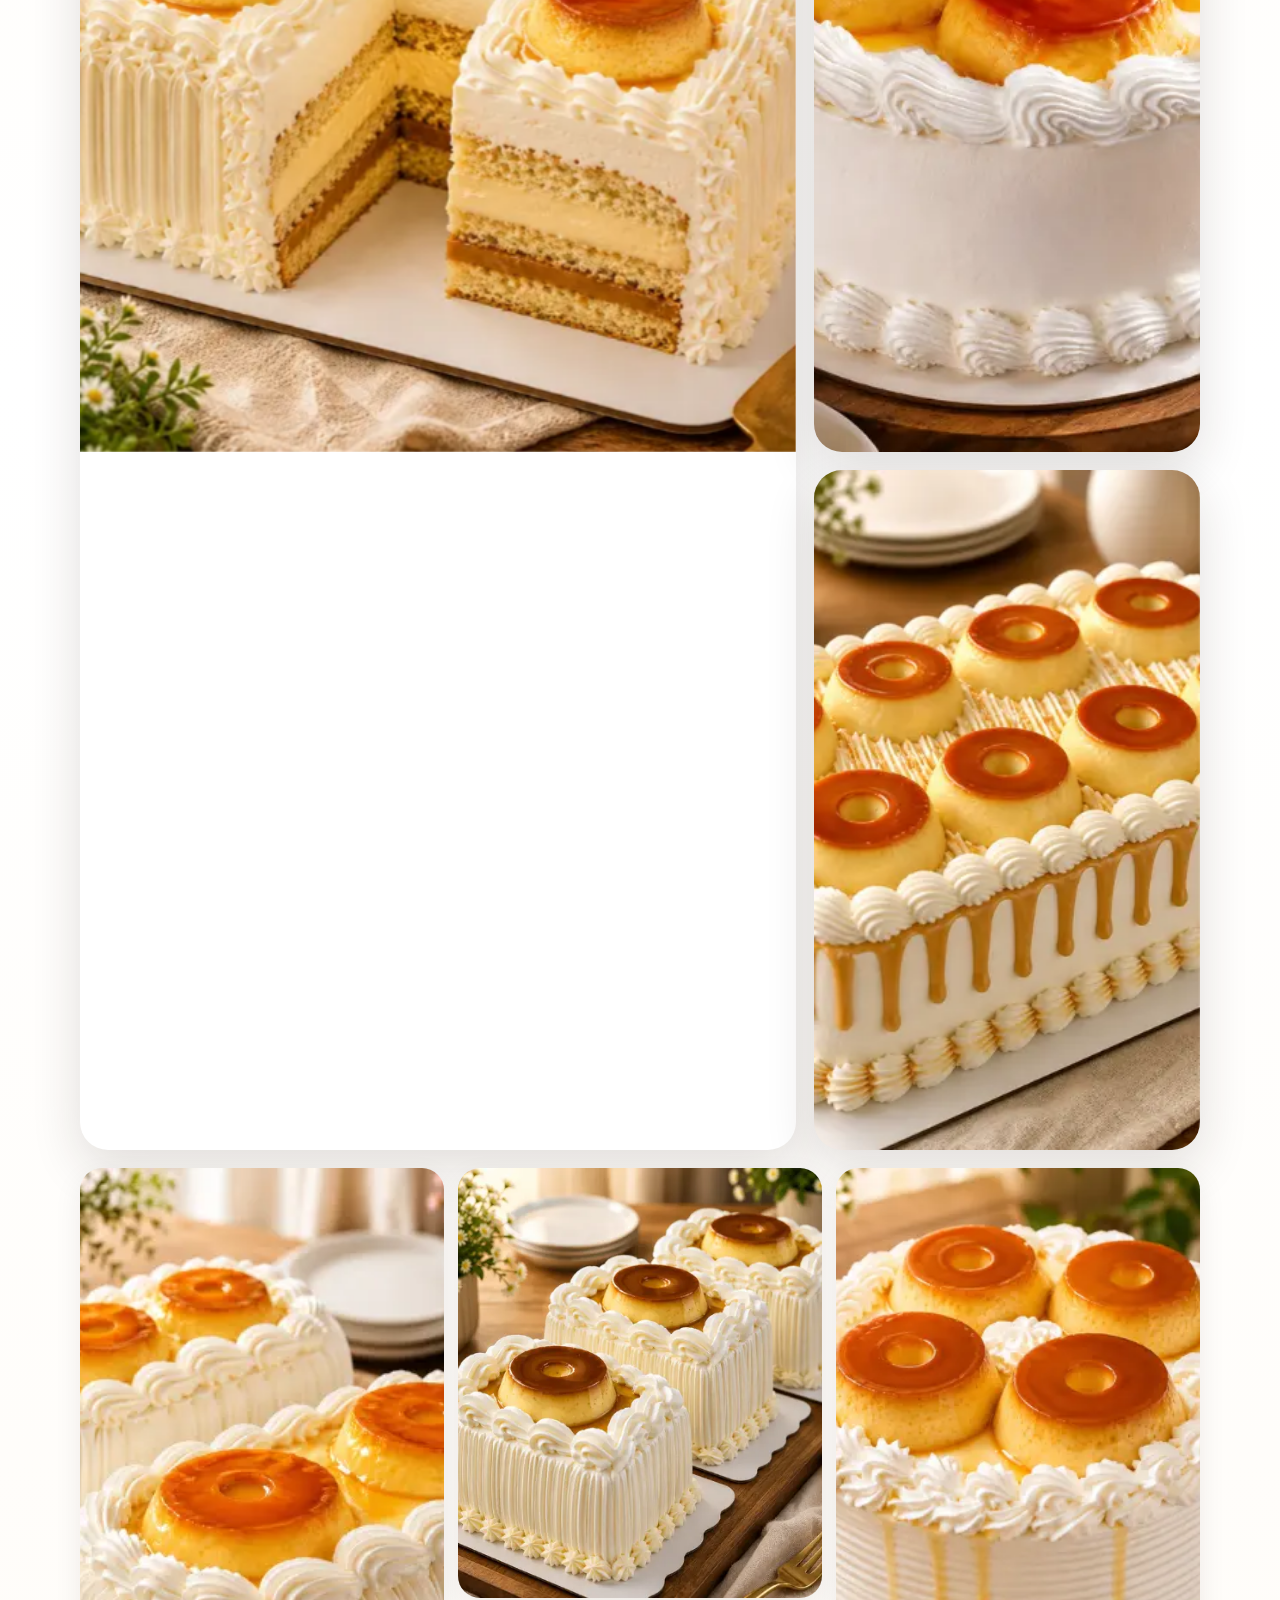
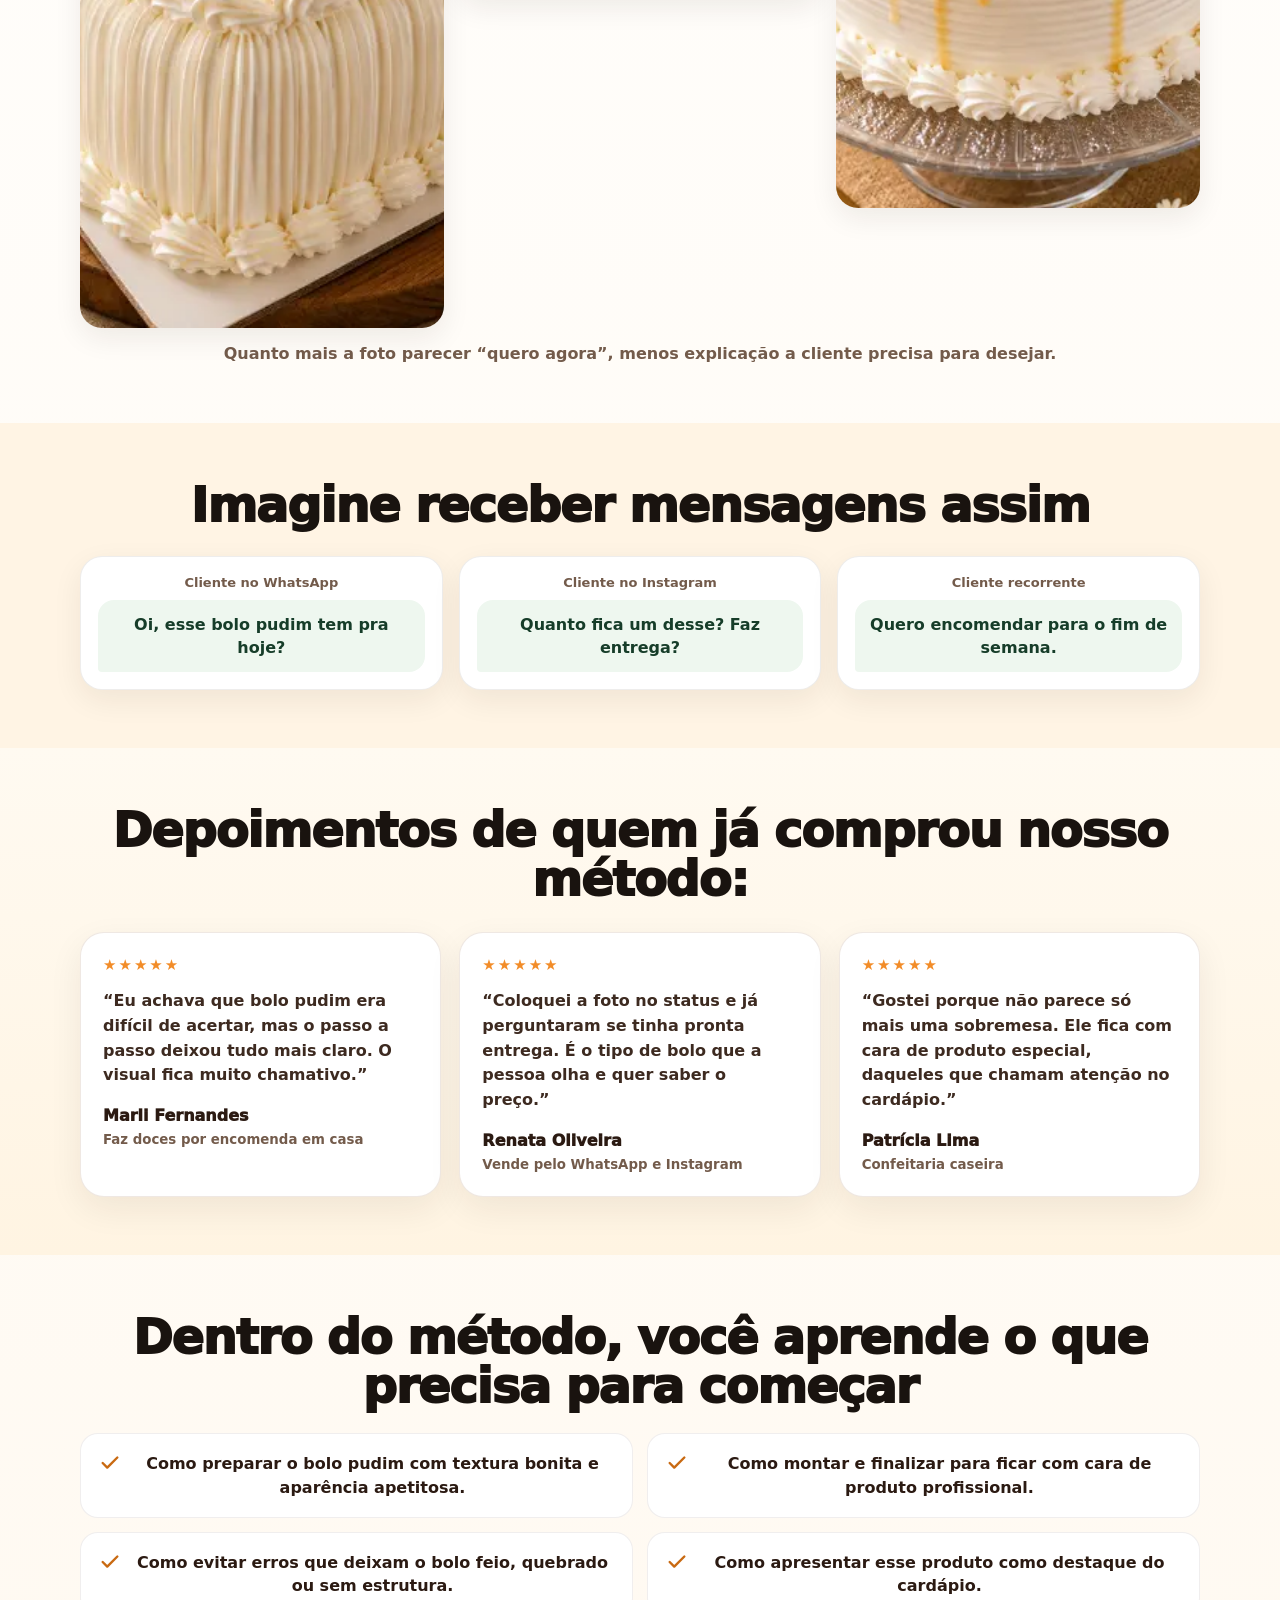
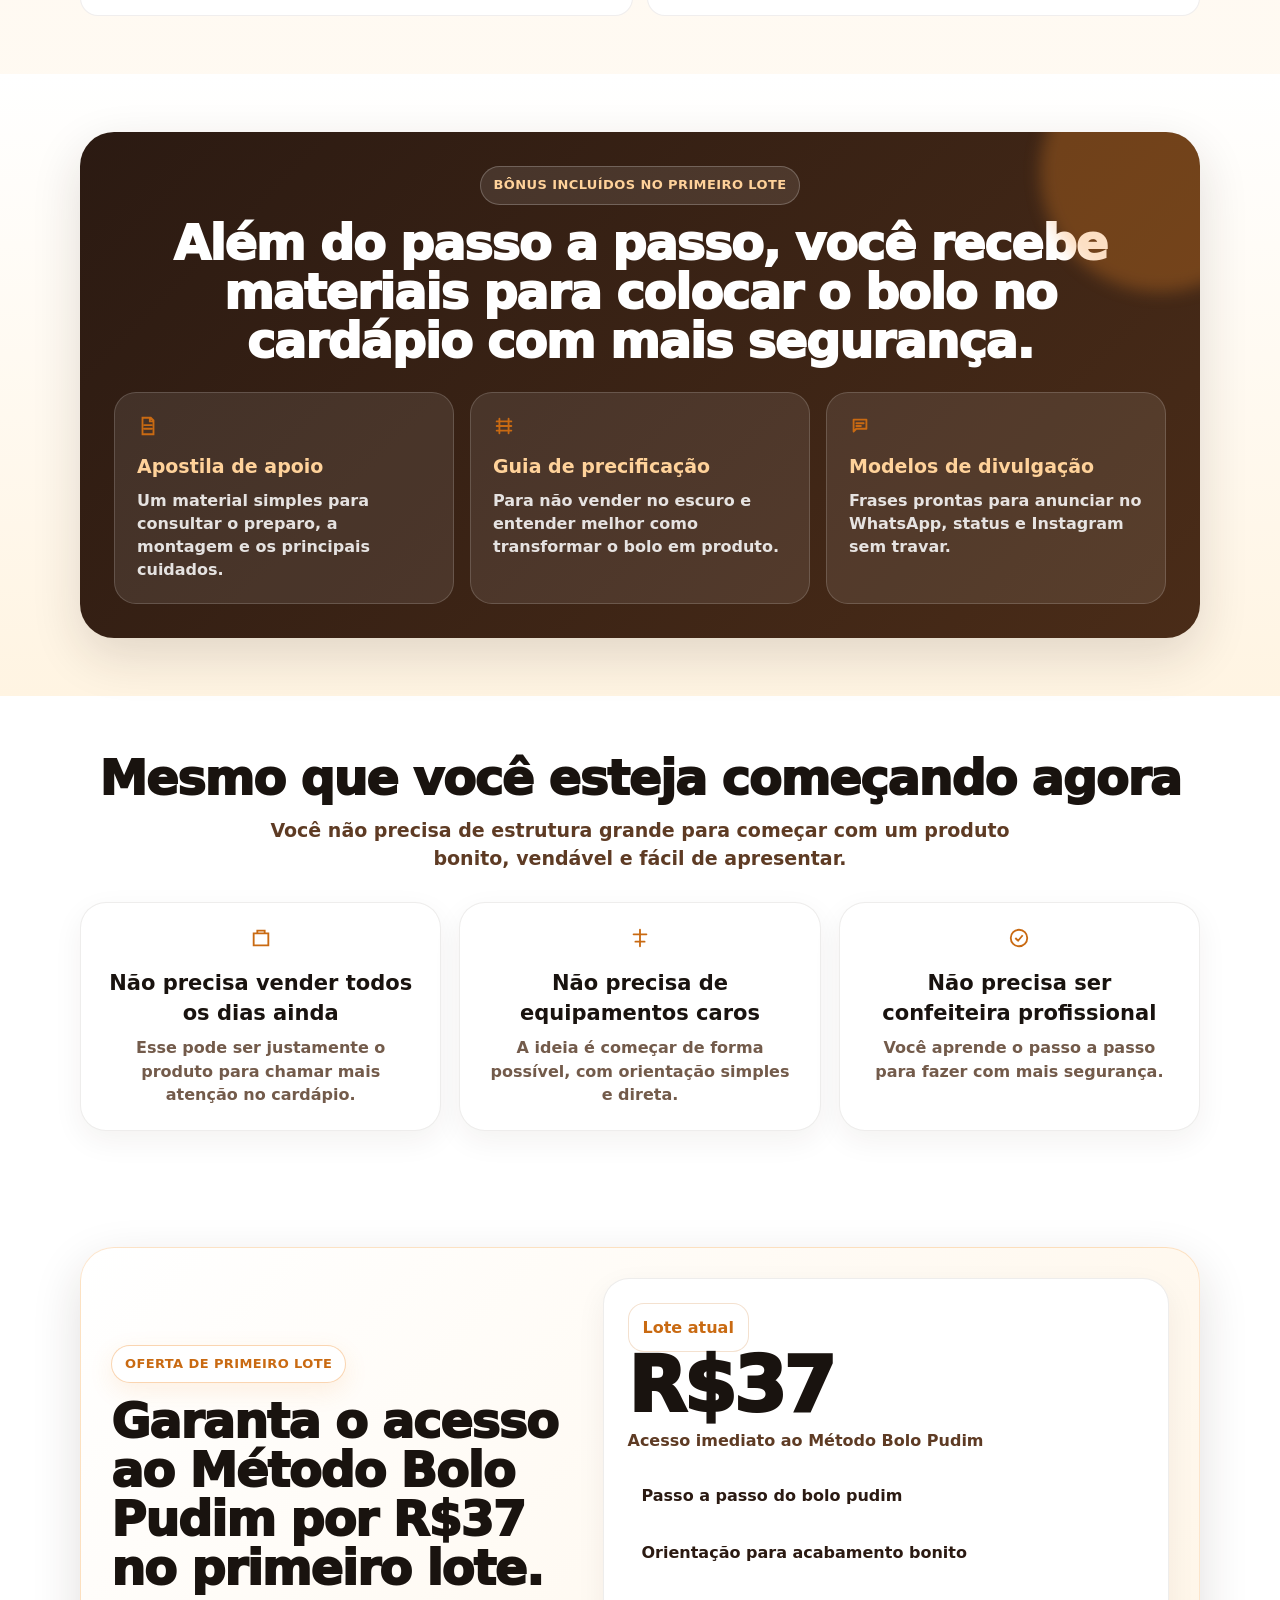
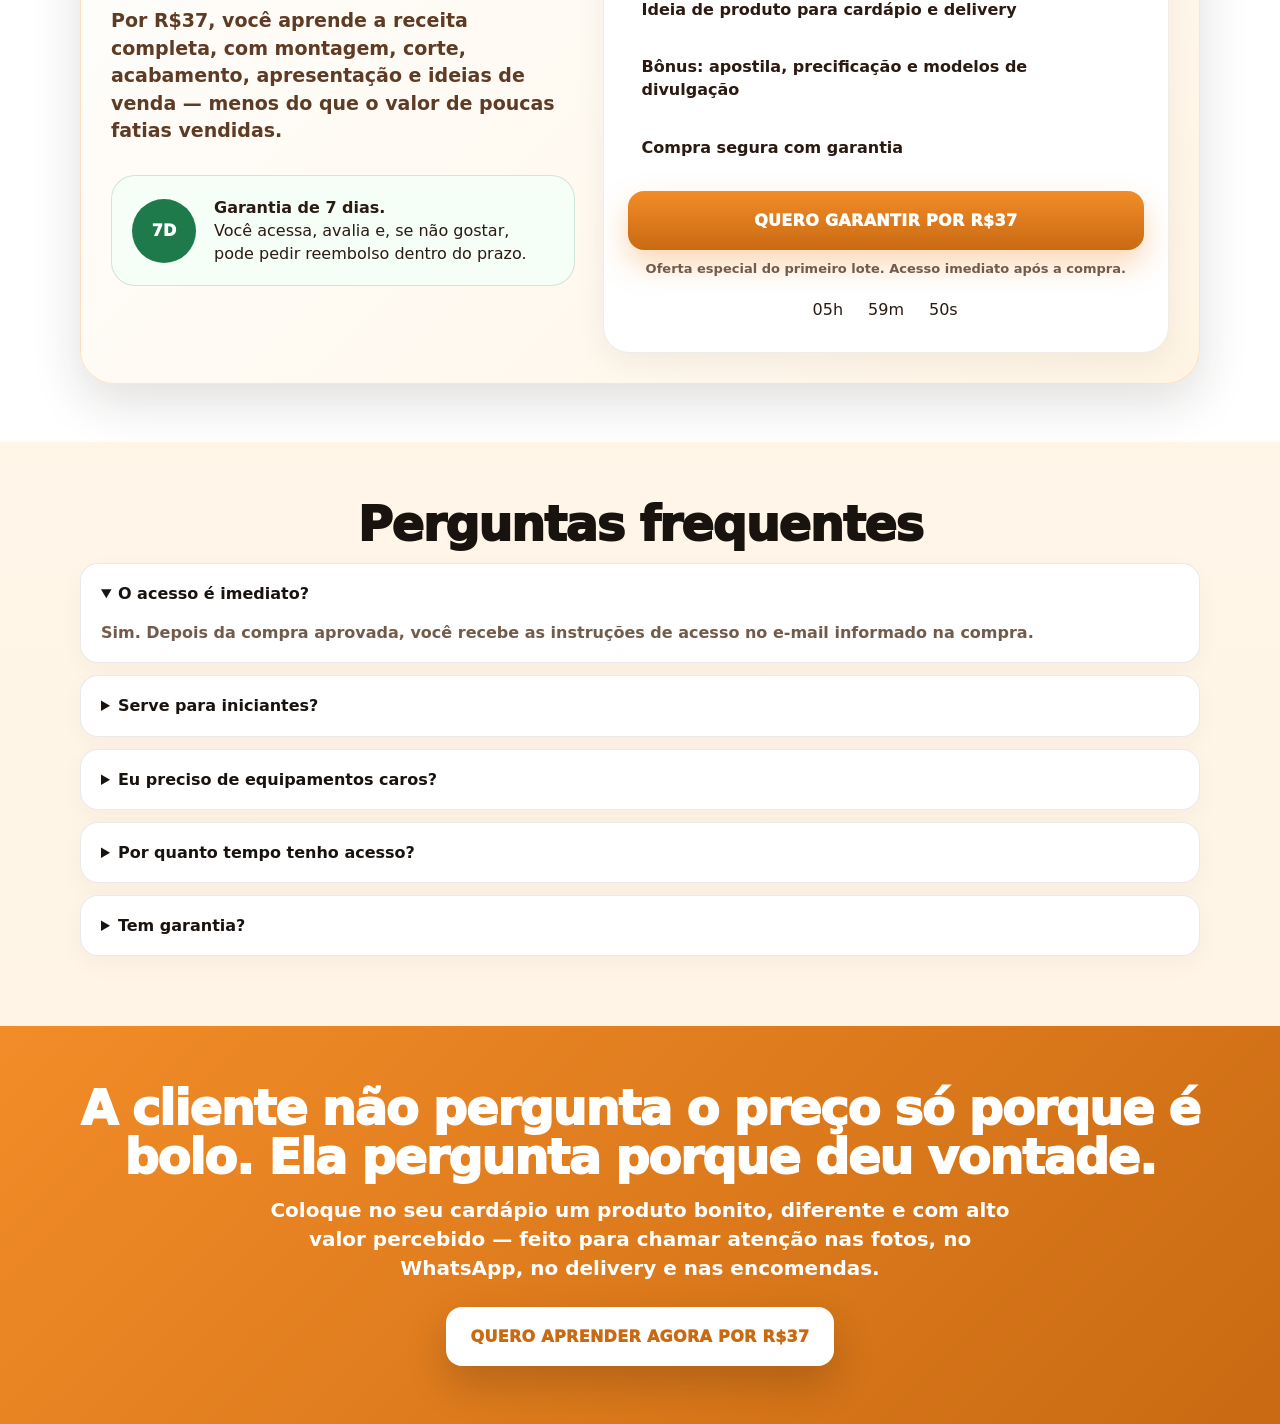
<file: v2/index.html>
<!DOCTYPE html>
<html lang="pt-BR">

<head>
  <meta charset="utf-8" />
  <meta content="width=device-width, initial-scale=1.0" name="viewport" />
  <title>Método Bolo Pudim | Primeiro Lote</title>
  <meta
    content="Aprenda fatias de bolo pudim com aparência profissional para vender no delivery, WhatsApp ou encomendas. Primeiro lote por R$37."
    name="description" />
  <link rel="icon" type="image/png" href="../favicon.png" />

  <!-- Meta Pixel Script -->
  <script src="../js/pixel.js"></script>
  <noscript><img height="1" width="1" style="display:none"
      src="https://www.facebook.com/tr?id=324230336566459&ev=PageView&noscript=1" /></noscript>
  <style>
    :root {
      --orange: #F28C28;
      --orange-dark: #C96A12;
      --cream: #FFF4E4;
      --cream-2: #F8E6CD;
      --brown: #2B1A12;
      --brown-soft: #5E3B24;
      --black: #19130F;
      --white: #FFFFFF;
      --muted: #735B4B;
      --green: #1E7A4A;
      --shadow: 0 18px 50px rgba(43, 26, 18, .14);
      --radius: 26px;
    }

    * {
      box-sizing: border-box
    }

    body {
      margin: 0;
      font-family: system-ui, -apple-system, Segoe UI, Roboto, Arial, sans-serif;
      background: linear-gradient(180deg, var(--cream), #fff 38%, var(--cream) 100%);
      color: var(--brown);
      line-height: 1.45
    }

    img {
      max-width: 100%;
      display: block
    }

    a {
      text-decoration: none;
      color: inherit
    }

    .wrap {
      width: min(1120px, 92vw);
      margin-inline: auto
    }

    .topbar {
      background: var(--brown);
      color: #fff;
      padding: 10px 0;
      font-size: 14px;
      font-weight: 700;
      text-align: center;
      letter-spacing: .2px
    }

    .timer-top {
      display: flex;
      gap: 10px;
      align-items: center;
      justify-content: center;
      flex-wrap: wrap
    }

    .timer-pills {
      display: flex;
      gap: 7px
    }

    .timer-pills span {
      background: rgba(255, 255, 255, .12);
      border: 1px solid rgba(255, 255, 255, .18);
      border-radius: 10px;
      padding: 6px 8px;
      min-width: 48px;
      display: inline-block
    }

    .hero {
      position: relative;
      overflow: hidden;
      padding: 38px 0 36px;
      background: radial-gradient(circle at 80% 15%, rgba(242, 140, 40, .26), transparent 30%), linear-gradient(135deg, #fff9ef 0%, #ffe7c4 100%)
    }

    .hero-grid {
      display: grid;
      grid-template-columns: 1.02fr .98fr;
      gap: 38px;
      align-items: center
    }

    .eyebrow {
      display: inline-flex;
      align-items: center;
      gap: 8px;
      background: #fff;
      border: 1px solid rgba(242, 140, 40, .36);
      color: var(--orange-dark);
      padding: 9px 13px;
      border-radius: 999px;
      font-size: 13px;
      font-weight: 900;
      text-transform: uppercase;
      letter-spacing: .4px;
      box-shadow: 0 8px 24px rgba(242, 140, 40, .12)
    }

    h1 {
      font-family: Inter, sans-serif;
      font-size: clamp(36px, 5vw, 66px);
      line-height: .94;
      margin: 18px 0 18px;
      font-weight: 950;
      letter-spacing: -2px;
      color: var(--black)
    }

    .serif {
      font-family: Georgia, serif;
      color: var(--orange-dark);
      font-style: italic;
      letter-spacing: -1px
    }

    .sub {
      font-size: clamp(18px, 2.3vw, 24px);
      color: var(--brown-soft);
      font-weight: 600;
      max-width: 620px;
      margin: 0 0 22px
    }

    .bullets {
      display: grid;
      gap: 10px;
      margin: 22px 0
    }

    .bullet {
      display: flex;
      gap: 10px;
      align-items: flex-start;
      font-size: 16px;
      font-weight: 700;
      color: var(--brown)
    }

    .ico {
      width: 22px;
      height: 22px;
      flex: 0 0 22px;
      color: var(--orange-dark)
    }

    .cta {
      display: inline-flex;
      align-items: center;
      justify-content: center;
      gap: 10px;
      background: linear-gradient(180deg, var(--orange), var(--orange-dark));
      color: #fff;
      border: 0;
      border-radius: 16px;
      padding: 18px 25px;
      font-weight: 950;
      text-transform: uppercase;
      letter-spacing: .3px;
      box-shadow: 0 14px 30px rgba(242, 140, 40, .35);
      transition: .2s transform, .2s box-shadow;
      cursor: pointer;
      text-align: center
    }

    .cta:hover {
      transform: translateY(-2px);
      box-shadow: 0 20px 38px rgba(242, 140, 40, .42)
    }

    .micro {
      font-size: 13px;
      color: var(--muted);
      margin-top: 10px;
      font-weight: 700
    }

    .price-line {
      display: flex;
      align-items: baseline;
      gap: 10px;
      flex-wrap: wrap;
      margin: 16px 0 0
    }

    .old {
      text-decoration: line-through;
      color: #9a8170;
      font-weight: 700
    }

    .new {
      font-size: 44px;
      font-weight: 950;
      color: var(--black)
    }

    .lot {
      background: #fff;
      border: 1px solid rgba(201, 106, 18, .2);
      border-radius: 16px;
      padding: 12px 14px;
      display: inline-block;
      font-weight: 900;
      color: var(--orange-dark)
    }

    .hero-card {
      position: relative
    }

    .photo-card {
      background: #fff;
      border: 10px solid #fff;
      border-radius: 34px;
      box-shadow: var(--shadow);
      overflow: hidden;
      transform: rotate(1.2deg)
    }

    .photo-card img {
      aspect-ratio: 4/4.3;
      object-fit: cover;
      width: 100%
    }

    .floating {
      position: absolute;
      left: -14px;
      bottom: 28px;
      background: #fff;
      border-radius: 18px;
      padding: 14px 16px;
      box-shadow: 0 16px 42px rgba(43, 26, 18, .2);
      max-width: 250px;
      font-weight: 850
    }

    .floating small {
      display: block;
      color: var(--muted);
      font-weight: 700;
      margin-top: 3px
    }

    section {
      padding: 58px 0
    }

    .section-title {
      font-size: clamp(29px, 4vw, 48px);
      line-height: 1.02;
      letter-spacing: -1.3px;
      margin: 0 0 14px;
      color: var(--black);
      font-weight: 950
    }

    .section-lead {
      font-size: 19px;
      color: var(--brown-soft);
      max-width: 770px;
      margin: 0 auto 30px;
      font-weight: 600
    }

    .center {
      text-align: center
    }

    .grid-3 {
      display: grid;
      grid-template-columns: repeat(3, 1fr);
      gap: 18px
    }

    .card {
      background: #fff;
      border: 1px solid rgba(43, 26, 18, .08);
      border-radius: var(--radius);
      padding: 24px;
      box-shadow: 0 10px 30px rgba(43, 26, 18, .06)
    }

    .card h3 {
      margin: 12px 0 8px;
      font-size: 21px;
      color: var(--black)
    }

    .card p {
      margin: 0;
      color: var(--muted);
      font-weight: 600
    }

    .pain {
      background: #fff
    }

    .pain-box {
      display: grid;
      grid-template-columns: .9fr 1.1fr;
      gap: 30px;
      align-items: center
    }

    .quote {
      font-size: 28px;
      font-weight: 950;
      line-height: 1.12;
      color: var(--black)
    }

    .soft-list {
      display: grid;
      gap: 12px
    }

    .soft-item {
      padding: 16px 18px;
      border-radius: 18px;
      background: var(--cream);
      font-weight: 800;
      color: var(--brown)
    }

    .trend {
      background: linear-gradient(135deg, var(--brown), #130c08);
      color: #fff
    }

    .trend .section-title,
    .trend .section-lead {
      color: #fff
    }

    .trend .section-lead {
      opacity: .86
    }

    .trend-grid {
      display: grid;
      grid-template-columns: 1.1fr .9fr;
      gap: 24px;
      align-items: center
    }

    .trend-card {
      background: rgba(255, 255, 255, .08);
      border: 1px solid rgba(255, 255, 255, .15);
      border-radius: var(--radius);
      padding: 26px
    }

    .trend-card strong {
      color: #ffd29a
    }

    .gallery {
      display: grid;
      grid-template-columns: 1.3fr .7fr;
      gap: 18px
    }

    .gallery-main,
    .gallery-side img {
      border-radius: 28px;
      overflow: hidden;
      box-shadow: var(--shadow);
      background: #fff
    }

    .gallery-main img {
      width: 100%;
      aspect-ratio: 1 / 1;
      object-fit: cover
    }

    .gallery-side {
      display: grid;
      gap: 18px
    }

    .gallery-side img {
      width: 100%;
      aspect-ratio: 1 / 1;
      object-fit: cover
    }

    .caption {
      margin-top: 14px;
      color: var(--muted);
      font-weight: 700;
      text-align: center
    }

    .photo-strip {
      margin-top: 18px;
      display: grid;
      grid-template-columns: repeat(3, 1fr);
      gap: 14px
    }

    .photo-strip img {
      width: 100%;
      aspect-ratio: 1 / 1;
      object-fit: cover;
      border-radius: 22px;
      box-shadow: 0 10px 28px rgba(43, 26, 18, .08);
      background: #fff
    }

    .messages {
      display: grid;
      grid-template-columns: repeat(3, 1fr);
      gap: 16px;
      margin-top: 26px
    }

    .msg {
      background: #fff;
      border-radius: 22px;
      padding: 17px;
      border: 1px solid rgba(43, 26, 18, .08);
      box-shadow: 0 10px 30px rgba(43, 26, 18, .07)
    }

    .msg .name {
      font-size: 13px;
      color: var(--muted);
      font-weight: 800;
      margin-bottom: 7px
    }

    .msg .bubble {
      background: #EEF7EF;
      border-radius: 16px 16px 16px 4px;
      padding: 13px;
      font-weight: 800;
      color: #163D29
    }

    .learn {
      background: var(--cream)
    }

    .learn-grid {
      display: grid;
      grid-template-columns: repeat(2, 1fr);
      gap: 14px;
      margin-top: 22px
    }

    .check {
      background: #fff;
      border-radius: 18px;
      padding: 18px;
      font-weight: 850;
      display: flex;
      gap: 10px;
      align-items: flex-start;
      border: 1px solid rgba(43, 26, 18, .07)
    }

    .offer {
      background: #fff
    }

    .offer-box {
      display: grid;
      grid-template-columns: .9fr 1.1fr;
      gap: 28px;
      align-items: center;
      background: linear-gradient(135deg, #fff, var(--cream));
      border: 1px solid rgba(242, 140, 40, .22);
      border-radius: 34px;
      padding: 30px;
      box-shadow: var(--shadow)
    }

    .price-big {
      font-size: 76px;
      line-height: .9;
      font-weight: 950;
      color: var(--black);
      letter-spacing: -3px
    }

    .installments {
      font-weight: 800;
      color: var(--brown-soft);
      margin: 8px 0 18px
    }

    .included {
      display: grid;
      gap: 10px;
      margin: 20px 0
    }

    .included div {
      background: #fff;
      border-radius: 14px;
      padding: 12px 14px;
      font-weight: 800
    }

    .guarantee {
      display: flex;
      gap: 18px;
      align-items: center;
      background: #F5FFF8;
      border: 1px solid rgba(30, 122, 74, .18);
      border-radius: 24px;
      padding: 20px;
      margin-top: 18px
    }

    .seal {
      width: 64px;
      height: 64px;
      border-radius: 50%;
      background: var(--green);
      color: #fff;
      display: grid;
      place-items: center;
      font-weight: 950;
      flex: 0 0 64px
    }

    .bonus {
      background: linear-gradient(180deg, #fff 0%, #fff4e2 100%)
    }

    .bonus-box {
      background: linear-gradient(135deg, #2B1A12 0%, #4a2c18 100%);
      color: #fff;
      border-radius: 34px;
      padding: 34px;
      box-shadow: var(--shadow);
      overflow: hidden;
      position: relative
    }

    .bonus-box:before {
      content: "";
      position: absolute;
      right: -80px;
      top: -80px;
      width: 240px;
      height: 240px;
      background: rgba(242, 140, 40, .28);
      border-radius: 50%;
      filter: blur(8px)
    }

    .bonus .section-title,
    .bonus .section-lead {
      color: #fff
    }

    .bonus .section-lead {
      opacity: .88
    }

    .bonus-grid {
      display: grid;
      grid-template-columns: repeat(3, 1fr);
      gap: 16px;
      margin-top: 26px;
      position: relative
    }

    .bonus-card {
      background: rgba(255, 255, 255, .09);
      border: 1px solid rgba(255, 255, 255, .16);
      border-radius: 22px;
      padding: 22px;
      text-align: left
    }

    .bonus-card b {
      display: block;
      font-size: 19px;
      margin: 10px 0 8px;
      color: #ffd29a
    }

    .bonus-card p {
      margin: 0;
      font-weight: 650;
      color: rgba(255, 255, 255, .86)
    }

    .bonus-tag {
      display: inline-flex;
      border: 1px solid rgba(255, 255, 255, .22);
      background: rgba(255, 255, 255, .10);
      border-radius: 999px;
      padding: 9px 13px;
      font-weight: 900;
      color: #ffd29a;
      text-transform: uppercase;
      font-size: 13px;
      letter-spacing: .4px
    }

    .faq details {
      background: #fff;
      border: 1px solid rgba(43, 26, 18, .09);
      border-radius: 18px;
      padding: 18px 20px;
      margin-bottom: 12px;
      box-shadow: 0 8px 24px rgba(43, 26, 18, .04)
    }

    .faq summary {
      font-weight: 900;
      cursor: pointer;
      color: var(--black)
    }

    .faq p {
      color: var(--muted);
      font-weight: 650;
      margin-bottom: 0
    }

    .final {
      background: linear-gradient(135deg, var(--orange), var(--orange-dark));
      color: #fff;
      text-align: center
    }

    .final .section-title {
      color: #fff
    }

    .final p {
      font-size: 20px;
      font-weight: 700;
      max-width: 760px;
      margin: 0 auto 24px
    }

    .final .cta {
      background: #fff;
      color: var(--orange-dark);
      box-shadow: 0 18px 40px rgba(0, 0, 0, .18)
    }

    .sticky {
      position: fixed;
      left: 0;
      right: 0;
      bottom: 0;
      background: rgba(255, 255, 255, .94);
      backdrop-filter: blur(10px);
      border-top: 1px solid rgba(43, 26, 18, .1);
      padding: 10px 12px;
      display: none;
      z-index: 99
    }

    .sticky-inner {
      display: flex;
      gap: 10px;
      align-items: center;
      justify-content: space-between
    }

    .sticky strong {
      font-size: 14px
    }

    .sticky .cta {
      padding: 13px 14px;
      border-radius: 13px;
      font-size: 13px
    }

    .placeholder {
      background: linear-gradient(135deg, #f7d4a7, #fff2df);
      display: grid;
      place-items: center;
      color: var(--brown-soft);
      font-weight: 900;
      text-align: center;
      padding: 24px;
      min-height: 320px
    }

    .placeholder small {
      display: block;
      font-weight: 700;
      margin-top: 8px;
      color: var(--muted)
    }

    @media(max-width:900px) {

      .hero-grid,
      .pain-box,
      .trend-grid,
      .offer-box,
      .gallery {
        grid-template-columns: 1fr
      }

      .grid-3,
      .messages,
      .learn-grid,
      .photo-strip,
      .bonus-grid {
        grid-template-columns: 1fr
      }

      .hero {
        padding: 28px 0
      }

      .floating {
        position: relative;
        left: auto;
        bottom: auto;
        margin: -18px auto 0;
        max-width: 92%;
        transform: none
      }

      .photo-card {
        transform: none
      }

      .gallery-main img {
        min-height: 320px
      }

      .sticky {
        display: block
      }

      body {
        padding-bottom: 74px
      }

      .topbar {
        font-size: 12px
      }

      .price-big {
        font-size: 58px
      }
    }

    .testimonials {
      background: linear-gradient(180deg, #fffaf1 0%, #fff4e2 100%)
    }

    .testi-grid {
      display: grid;
      grid-template-columns: repeat(3, 1fr);
      gap: 18px;
      margin-top: 28px
    }

    .testi {
      background: #fff;
      border: 1px solid rgba(122, 68, 26, .12);
      border-radius: 24px;
      padding: 22px;
      box-shadow: 0 12px 34px rgba(43, 26, 18, .07);
      text-align: left
    }

    .testi .stars {
      letter-spacing: 2px;
      color: var(--orange);
      font-size: 15px;
      margin-bottom: 12px
    }

    .testi p {
      margin: 0;
      color: #3d2a20;
      font-weight: 700;
      line-height: 1.55
    }

    .testi .person {
      margin-top: 16px;
      font-weight: 950;
      color: var(--brown)
    }

    .testi small {
      display: block;
      color: var(--muted);
      font-weight: 700;
      margin-top: 3px
    }

    .proof-note {
      margin: 22px auto 0;
      max-width: 780px;
      color: var(--muted);
      font-weight: 750;
      line-height: 1.55
    }

    img {
      image-rendering: auto;
      backface-visibility: hidden
    }

    .gallery-main img,
    .gallery-side img,
    .photo-strip img {
      max-height: none
    }

    @media(max-width:900px) {
      .testi-grid {
        grid-template-columns: 1fr
      }

      .gallery-main img,
      .gallery-side img,
      .photo-strip img {
        min-height: auto;
        max-height: none;
        height: auto
      }
    }
  </style>
</head>

<body>
  <div class="topbar">
    <div class="wrap timer-top">
      <span>Primeiro lote por R$37 termina em</span>
      <div aria-label="Contador regressivo" class="timer-pills">
        <span id="hTop">00h</span><span id="mTop">00m</span><span id="sTop">00s</span>
      </div>
    </div>
  </div>
  <header class="hero">
    <div class="wrap hero-grid">
      <div>
        <div class="eyebrow">Método Bolo Pudim • Primeiro lote aberto</div>
        <h1>Aprenda a fazer fatias de <span class="serif">bolo pudim</span> com aparência profissional para vender no delivery, WhatsApp ou encomendas.</h1>
        <div class="hero-card">
          <div class="photo-card">
            <img alt="Bolo Pudim - Foto ilustrativa" src="../img/bolopudim-mobile.webp" />
          </div>
          <div class="floating">Esse não parece “só mais um bolo”. <small>É o tipo de produto que chama atenção antes mesmo da primeira fatia.</small></div>
        </div>
        <br />

        <p class="sub">Um doce bonito, diferente e com alto valor percebido — pensado para quem quer colocar no cardápio um produto fácil de divulgar, bonito de fotografar e impossível de passar despercebido.</p>
        <div class="bullets">
          <div class="bullet"><svg class="ico" fill="none" viewbox="0 0 24 24">
              <path d="M20 6 9 17l-5-5" stroke="currentColor" stroke-linecap="round" stroke-linejoin="round"
                stroke-width="2.6"></path>
            </svg> Produto diferente, bonito e fácil de destacar nas redes</div>
          <div class="bullet"><svg class="ico" fill="none" viewbox="0 0 24 24">
              <path d="M12 2v20M2 12h20" stroke="currentColor" stroke-linecap="round" stroke-width="2.4"></path>
            </svg> Passo a passo direto para fazer com segurança</div>
          <div class="bullet"><svg class="ico" fill="none" viewbox="0 0 24 24">
              <path d="M4 12h16M12 4v16" stroke="currentColor" stroke-linecap="round" stroke-width="2.4"></path>
            </svg> Receita completa, montagem, corte e apresentação por R$37</div>
        </div>
        <a class="cta checkout-btn" href="https://pay.hotmart.com/P105533205X?checkoutMode=10">Quero aprender agora</a>
        <div class="micro">Acesso imediato • Garantia de 7 dias • Conteúdo simples e objetivo</div>
        <div class="price-line"><span class="old">Depois R$67</span><span class="new">R$37</span><span class="lot">lote
            atual</span></div>
      </div>
    </div>
  </header>
  <section class="pain">
    <div class="wrap pain-box">
      <div class="quote">No delivery e no WhatsApp, o visual abre a conversa antes mesmo da cliente provar.</div>
      <div class="soft-list">
        <div class="soft-item">Você posta, mas pouca gente pergunta preço.</div>
        <div class="soft-item">Você sabe fazer coisas gostosas, mas sente que o cardápio não chama atenção.</div>
        <div class="soft-item">Você quer um produto simples, bonito e com cara de encomenda.</div>
        <div class="soft-item">Você precisa de algo que a cliente olhe e pense: “eu quero isso”.</div>
      </div>
    </div>
  </section>
  <section class="trend">
    <div class="wrap trend-grid">
      <div>
        <h2 class="section-title">Bolo pudim chama atenção porque junta duas coisas que o brasileiro já ama.
        </h2>
        <p class="section-lead" style="text-align:left;margin-left:0">Bolo macio, pudim cremoso, calda brilhante e visual de sobremesa especial. É familiar o bastante para dar confiança e diferente o bastante para gerar curiosidade.</p>
      </div>
      <div class="trend-card">
        <p><strong>É aqui que está a oportunidade:</strong> quando um produto parece gostoso antes da explicação, ele fica mais fácil de divulgar. A pessoa não precisa entender técnica: ela bate o olho, sente vontade e pergunta como compra.</p>
        <p><strong>Por isso esse método não entrega só “uma receita”.</strong> Ele mostra como preparar um produto de desejo para colocar no cardápio.</p>
      </div>
    </div>
  </section>
  <section>
    <div class="wrap center">
      <h2 class="section-title">O visual que faz a venda começar antes da conversa</h2>
      <p class="section-lead">Close da calda, corte bonito, textura cremosa e acabamento limpo são os elementos que fazem esse bolo parecer produto de confeitaria. Veja como o visual ajuda a gerar desejo antes da explicação:</p>
      <div class="gallery">
        <div class="gallery-main">
          <img alt="Bolo pudim 2" height="720" width="540" loading="lazy" src="../img/carrossel/6.webp" />
        </div>
        <div class="gallery-side">
          <img alt="Close da fatia de bolo pudim com camadas" height="720" width="480" loading="lazy"
            src="../img/carrossel/1.webp" />
          <img alt="Topo do bolo pudim com chantilly e mini pudins" height="680" loading="lazy"
            src="../img/carrossel/2.webp" width="520" />
        </div>
      </div>
      <div aria-label="Mais fotos do bolo pudim" class="photo-strip">
        <img alt="Fatia servida de bolo pudim" decoding="async" height="760" loading="lazy" src="../img/carrossel/3.webp"
          width="500" />
        <img alt="Bolo pudim com corte aparente" decoding="async" height="430" loading="lazy" src="../img/carrossel/4.webp"
          width="760" />
        <img alt="Bolo pudim retangular finalizado" decoding="async" height="640" loading="lazy"
          src="../img/carrossel/5.webp" width="980" />
      </div>
      <div class="caption">Quanto mais a foto parecer “quero agora”, menos explicação a cliente precisa para desejar.
      </div>
    </div>
  </section>
  <section class="learn">
    <div class="wrap center">
      <h2 class="section-title">Imagine receber mensagens assim</h2>
      <div class="messages">
        <div class="msg">
          <div class="name">Cliente no WhatsApp</div>
          <div class="bubble">Oi, esse bolo pudim tem pra hoje?</div>
        </div>
        <div class="msg">
          <div class="name">Cliente no Instagram</div>
          <div class="bubble">Quanto fica um desse? Faz entrega?</div>
        </div>
        <div class="msg">
          <div class="name">Cliente recorrente</div>
          <div class="bubble">Quero encomendar para o fim de semana.</div>
        </div>
      </div>
    </div>
  </section>
  <section class="testimonials">
    <div class="wrap center">
      <h2 class="section-title">Depoimentos de quem já comprou nosso método:</h2>
      <div class="testi-grid">
        <div class="testi">
          <div class="stars">★★★★★</div>
          <p>“Eu achava que bolo pudim era difícil de acertar, mas o passo a passo deixou tudo mais claro. O visual fica
            muito chamativo.”</p>
          <div class="person">Marli Fernandes</div><small>Faz doces por encomenda em casa</small>
        </div>
        <div class="testi">
          <div class="stars">★★★★★</div>
          <p>“Coloquei a foto no status e já perguntaram se tinha pronta entrega. É o tipo de bolo que a pessoa olha e
            quer saber o preço.”</p>
          <div class="person">Renata Oliveira</div><small>Vende pelo WhatsApp e Instagram</small>
        </div>
        <div class="testi">
          <div class="stars">★★★★★</div>
          <p>“Gostei porque não parece só mais uma sobremesa. Ele fica com cara de produto especial, daqueles que chamam
            atenção no cardápio.”</p>
          <div class="person">Patrícia Lima</div><small>Confeitaria caseira</small>
        </div>
      </div>
  </section>
  <section>
    <div class="wrap center">
      <h2 class="section-title">Dentro do método, você aprende o que precisa para começar</h2>
      <div class="learn-grid">
        <div class="check"><svg class="ico" fill="none" viewbox="0 0 24 24">
            <path d="M20 6 9 17l-5-5" stroke="currentColor" stroke-linecap="round" stroke-linejoin="round"
              stroke-width="2.6"></path>
          </svg>Como preparar o bolo pudim com textura bonita e aparência apetitosa.</div>
        <div class="check"><svg class="ico" fill="none" viewbox="0 0 24 24">
            <path d="M20 6 9 17l-5-5" stroke="currentColor" stroke-linecap="round" stroke-linejoin="round"
              stroke-width="2.6"></path>
          </svg>Como montar e finalizar para ficar com cara de produto profissional.</div>
        <div class="check"><svg class="ico" fill="none" viewbox="0 0 24 24">
            <path d="M20 6 9 17l-5-5" stroke="currentColor" stroke-linecap="round" stroke-linejoin="round"
              stroke-width="2.6"></path>
          </svg>Como evitar erros que deixam o bolo feio, quebrado ou sem estrutura.</div>
        <div class="check"><svg class="ico" fill="none" viewbox="0 0 24 24">
            <path d="M20 6 9 17l-5-5" stroke="currentColor" stroke-linecap="round" stroke-linejoin="round"
              stroke-width="2.6"></path>
          </svg>Como apresentar esse produto como destaque do cardápio.</div>
      </div>
    </div>
  </section>
  <section class="bonus">
    <div class="wrap">
      <div class="bonus-box center">
        <div class="bonus-tag">Bônus incluídos no primeiro lote</div>
        <h2 class="section-title" style="margin-top:14px">Além do passo a passo, você recebe materiais para colocar o
          bolo no cardápio com mais segurança.</h2>
        <div class="bonus-grid">
          <div class="bonus-card"><svg class="ico" fill="none" viewBox="0 0 24 24">
              <path d="M6 3h9l3 3v15H6zM14 3v4h4M8 11h8M8 15h8" stroke="currentColor" stroke-width="2"
                stroke-linecap="round" />
            </svg><b>Apostila de apoio</b>
            <p>Um material simples para consultar o preparo, a montagem e os principais cuidados.</p>
          </div>
          <div class="bonus-card"><svg class="ico" fill="none" viewBox="0 0 24 24">
              <path d="M4 7h16M7 4v16M17 4v16M4 12h16M4 17h16" stroke="currentColor" stroke-width="2"
                stroke-linecap="round" />
            </svg><b>Guia de precificação</b>
            <p>Para não vender no escuro e entender melhor como transformar o bolo em produto.</p>
          </div>
          <div class="bonus-card"><svg class="ico" fill="none" viewBox="0 0 24 24">
              <path d="M5 5h14v10H8l-3 3zM8 9h8M8 12h5" stroke="currentColor" stroke-width="2" stroke-linecap="round"
                stroke-linejoin="round" />
            </svg><b>Modelos de divulgação</b>
            <p>Frases prontas para anunciar no WhatsApp, status e Instagram sem travar.</p>
          </div>
        </div>
      </div>
    </div>
  </section>
  <section class="pain">
    <div class="wrap center">
      <h2 class="section-title">Mesmo que você esteja começando agora</h2>
      <p class="section-lead">Você não precisa de estrutura grande para começar com um produto bonito, vendável e fácil de apresentar.</p>
      <div class="grid-3">
        <div class="card"><svg class="ico" fill="none" viewbox="0 0 24 24">
            <path d="M4 7h16v13H4zM8 7V4h8v3" stroke="currentColor" stroke-width="2"></path>
          </svg>
          <h3>Não precisa vender todos os dias ainda</h3>
          <p>Esse pode ser justamente o produto para chamar mais atenção no cardápio.</p>
        </div>
        <div class="card"><svg class="ico" fill="none" viewbox="0 0 24 24">
            <path d="M12 3v18M5 8h14M7 16h10" stroke="currentColor" stroke-linecap="round" stroke-width="2"></path>
          </svg>
          <h3>Não precisa de equipamentos caros</h3>
          <p>A ideia é começar de forma possível, com orientação simples e direta.</p>
        </div>
        <div class="card"><svg class="ico" fill="none" viewbox="0 0 24 24">
            <path d="M8 12l3 3 5-6M21 12a9 9 0 1 1-18 0 9 9 0 0 1 18 0Z" stroke="currentColor" stroke-width="2"></path>
          </svg>
          <h3>Não precisa ser confeiteira profissional</h3>
          <p>Você aprende o passo a passo para fazer com mais segurança.</p>
        </div>
      </div>
    </div>
  </section>
  <section class="offer" id="comprar">
    <div class="wrap offer-box">
      <div>
        <div class="eyebrow">Oferta de primeiro lote</div>
        <h2 class="section-title" style="margin-top:14px">Garanta o acesso ao Método Bolo Pudim por R$37 no primeiro lote.</h2>
        <p class="section-lead" style="text-align:left;margin-left:0">Por R$37, você aprende a receita completa, com montagem, corte, acabamento, apresentação e ideias de venda — menos do que o valor de poucas fatias vendidas.</p>
        <div class="guarantee">
          <div class="seal">7D</div>
          <div><strong>Garantia de 7 dias.</strong><br />Você acessa, avalia e, se não gostar, pode pedir reembolso
            dentro do prazo.</div>
        </div>
      </div>
      <div class="card">
        <div class="lot">Lote atual</div>
        <div class="price-big">R$37</div>
        <div class="installments">Acesso imediato ao Método Bolo Pudim</div>
        <div class="included">
          <div>Passo a passo do bolo pudim</div>
          <div>Orientação para acabamento bonito</div>
          <div>Ideia de produto para cardápio e delivery</div>
          <div>Bônus: apostila, precificação e modelos de divulgação</div>
          <div>Compra segura com garantia</div>
        </div>
        <a class="cta checkout-btn" href="https://pay.hotmart.com/P105533205X?checkoutMode=10" style="width:100%">Quero garantir por R$37</a>
        <div class="micro center">Oferta especial do primeiro lote. Acesso imediato após a compra.</div>
        <div class="timer-pills" style="justify-content:center;margin-top:12px;color:var(--brown)"><span
            id="hOffer">00h</span><span id="mOffer">00m</span><span id="sOffer">00s</span></div>
      </div>
    </div>
  </section>
  <section class="faq">
    <div class="wrap">
      <h2 class="section-title center">Perguntas frequentes</h2>
      <details open="">
        <summary>O acesso é imediato?</summary>
        <p>Sim. Depois da compra aprovada, você recebe as instruções de acesso no e-mail informado na compra.</p>
      </details>
      <details>
        <summary>Serve para iniciantes?</summary>
        <p>Sim. A proposta é ensinar de forma simples, direta e possível para quem quer começar com um produto bonito e
          chamativo.</p>
      </details>
      <details>
        <summary>Eu preciso de equipamentos caros?</summary>
        <p>Não, você já pode começar hoje com o que você tem em casa.</p>
      </details>
      <details>
        <summary>Por quanto tempo tenho acesso?</summary>
        <p>O acesso é vitalício. Você poderá acessar o Método Bolo Pudim quando e onde quiser.</p>
      </details>
      <details>
        <summary>Tem garantia?</summary>
        <p>Sim. Você tem 7 dias de garantia para avaliar o conteúdo.</p>
      </details>
    </div>
  </section>
  <section class="final">
    <div class="wrap">
      <h2 class="section-title">A cliente não pergunta o preço só porque é bolo. Ela pergunta porque deu vontade.</h2>
      <p>Coloque no seu cardápio um produto bonito, diferente e com alto valor percebido — feito para chamar atenção nas fotos, no WhatsApp, no delivery e nas encomendas.
      </p>
      <a class="cta checkout-btn" href="https://pay.hotmart.com/P105533205X?checkoutMode=10">Quero aprender agora por R$37</a>
    </div>
  </section>
  <div class="sticky">
    <div class="wrap sticky-inner">
      <strong>Primeiro lote: <span class="old">R$67</span> R$37</strong>
      <a class="cta checkout-btn" href="https://pay.hotmart.com/P105533205X?checkoutMode=10">Garantir acesso</a>
    </div>
  </div>
  <script>
    (function () {
      const HOURS = 6; // urgência leve: contador individual de 6 horas por visitante
      const key = 'bp_lote_deadline_v1';
      let deadline = localStorage.getItem(key);
      if (!deadline || Number(deadline) < Date.now()) {
        deadline = Date.now() + HOURS * 60 * 60 * 1000;
        localStorage.setItem(key, deadline);
      }
      function pad(n) { return String(n).padStart(2, '0'); }
      function tick() {
        const left = Math.max(0, Number(deadline) - Date.now());
        const h = Math.floor(left / 36e5);
        const m = Math.floor((left % 36e5) / 6e4);
        const s = Math.floor((left % 6e4) / 1000);
        ['Top', 'Offer'].forEach(id => {
          const hEl = document.getElementById('h' + id);
          const mEl = document.getElementById('m' + id);
          const sEl = document.getElementById('s' + id);
          if (hEl) hEl.textContent = pad(h) + 'h';
          if (mEl) mEl.textContent = pad(m) + 'm';
          if (sEl) sEl.textContent = pad(s) + 's';
        });
      }
      tick(); setInterval(tick, 1000);
    })();
  </script>
  <script src="../js/capi.js"></script>
  <script src="../js/events.js"></script>
  <script src="../js/modal.js"></script>
</body>

</html>
</file>
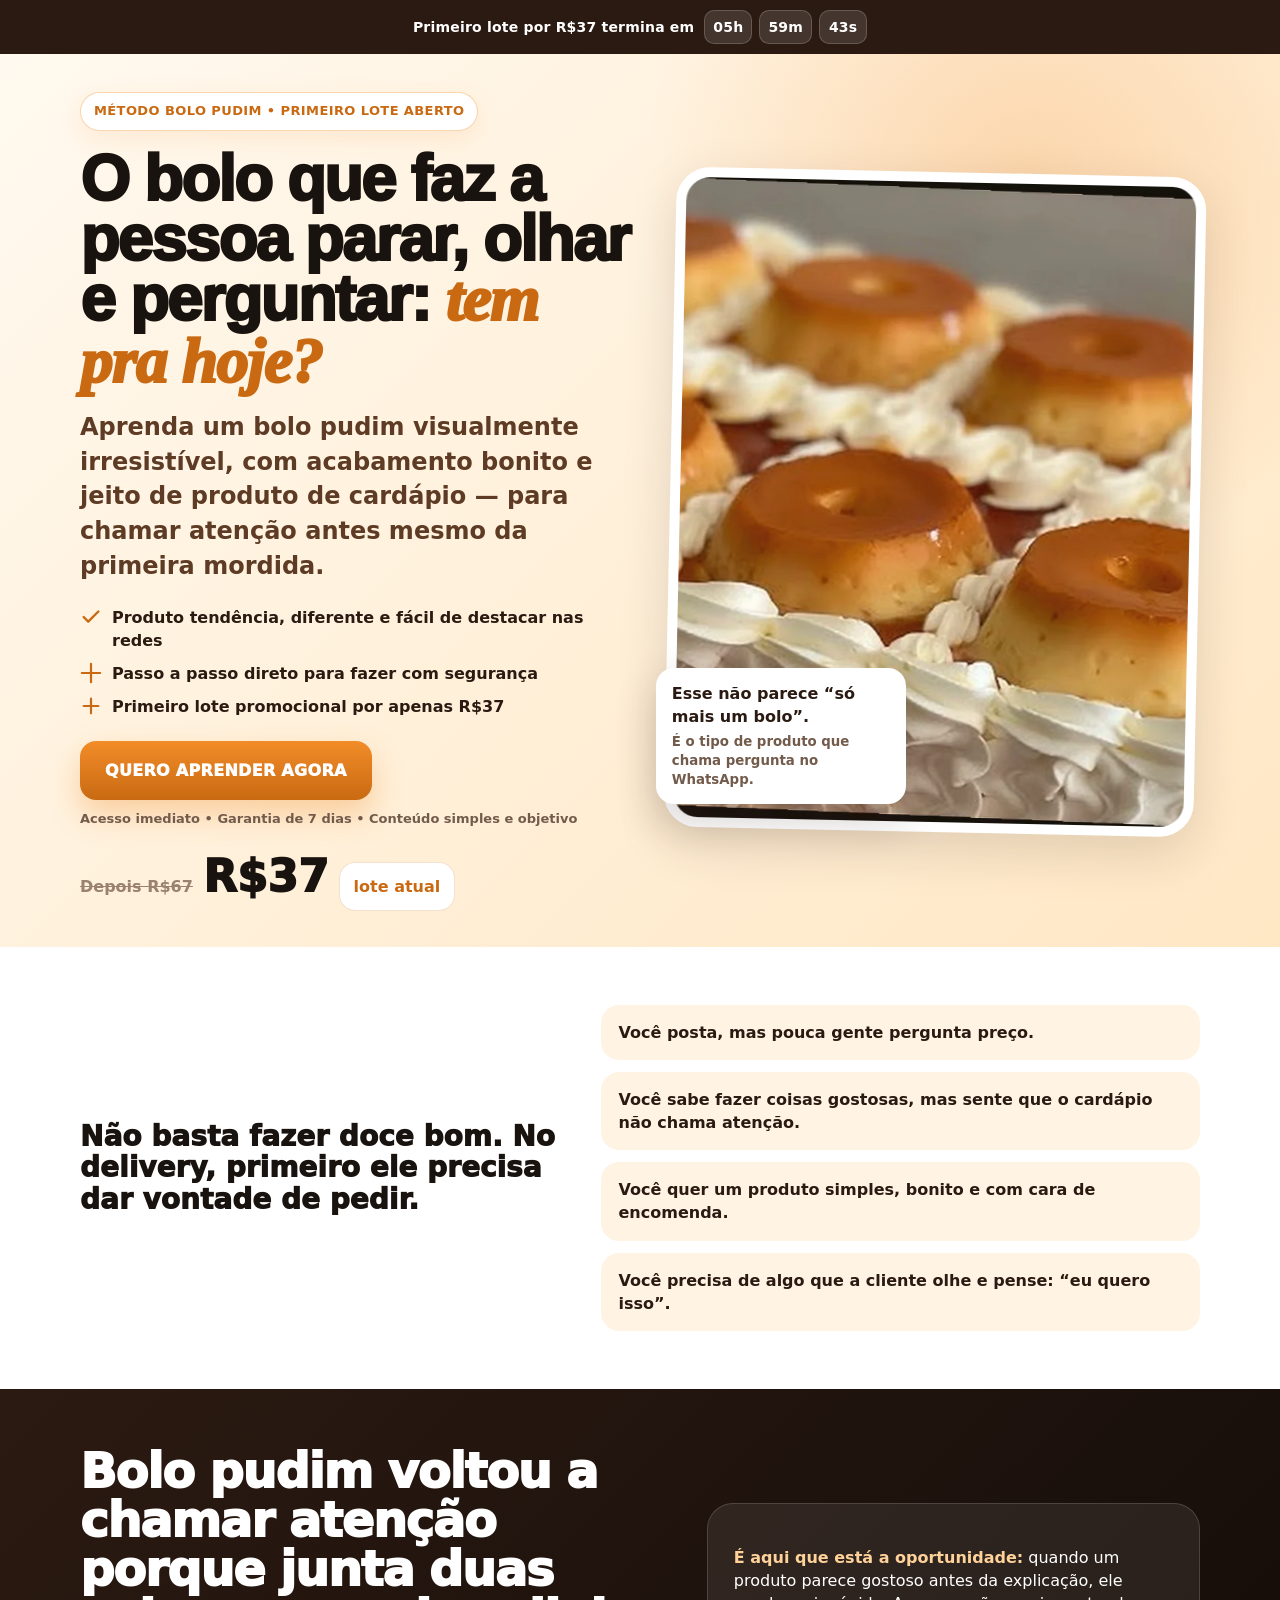
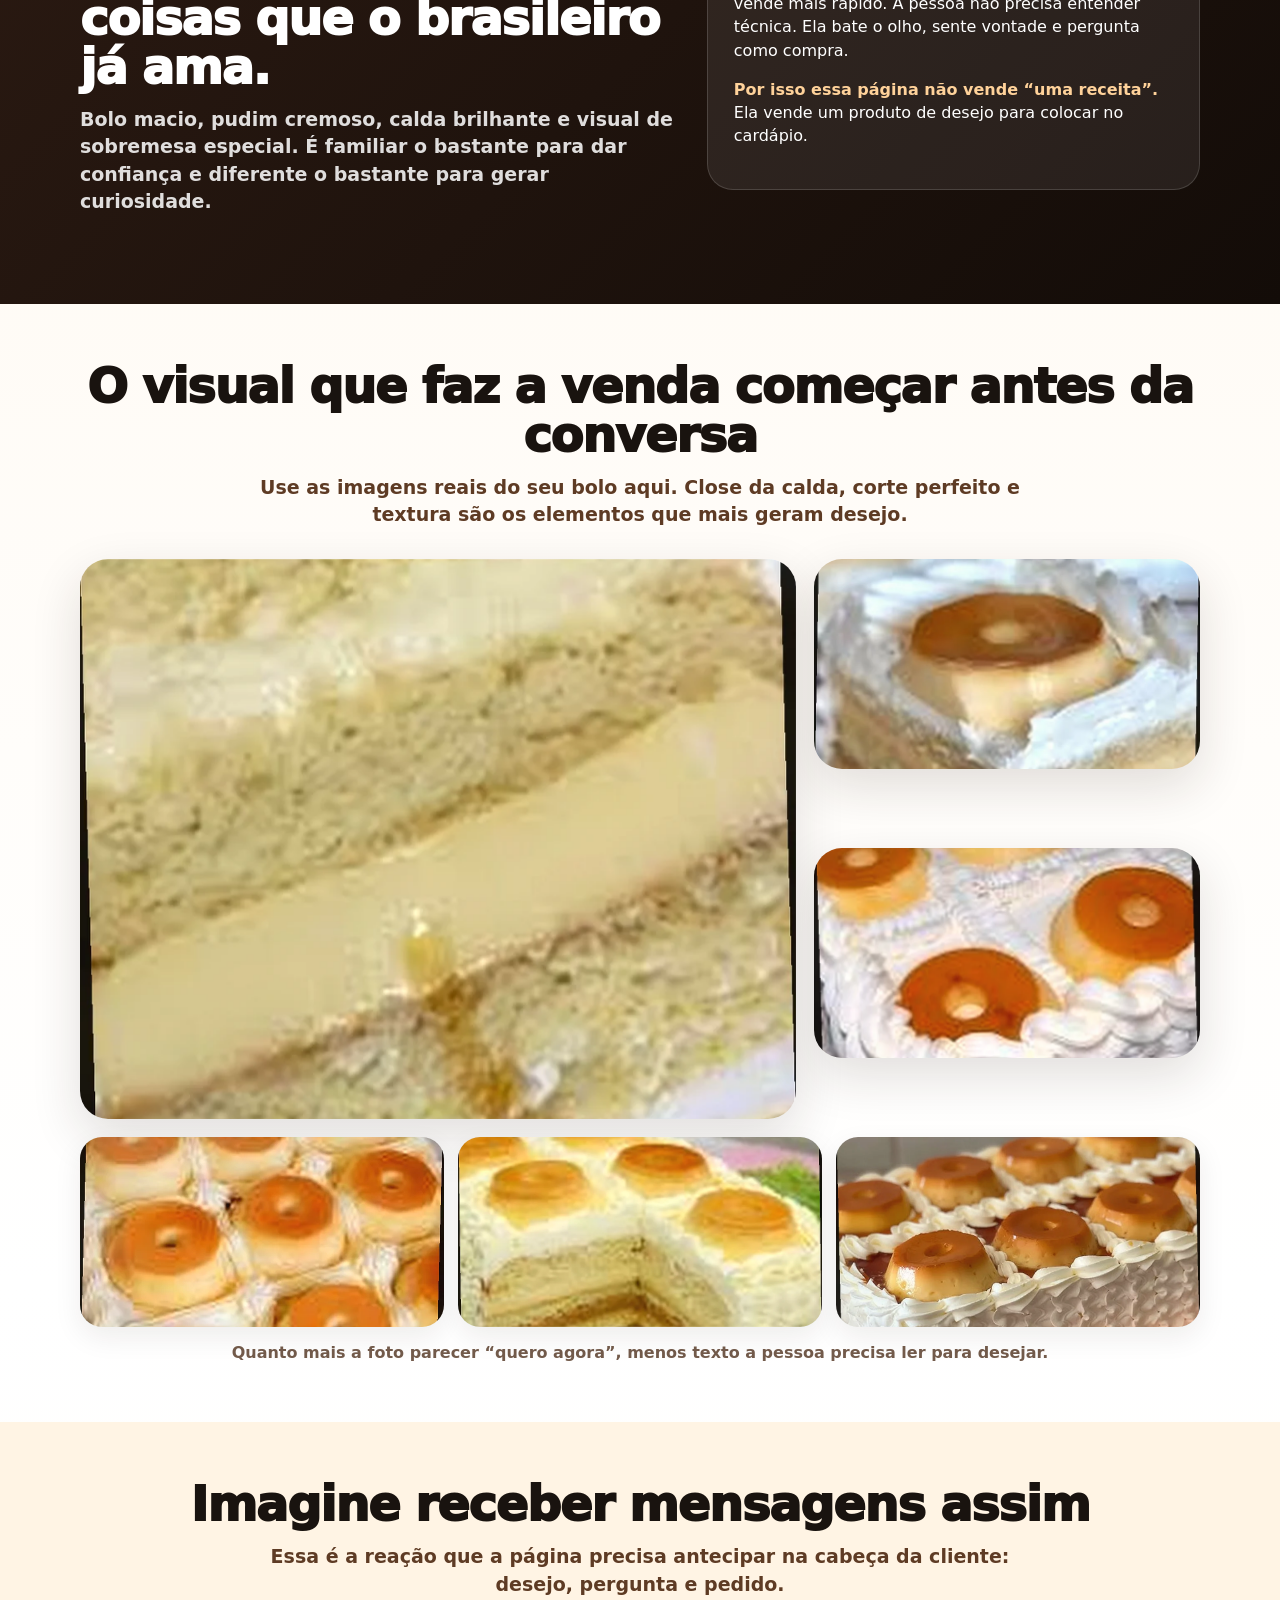
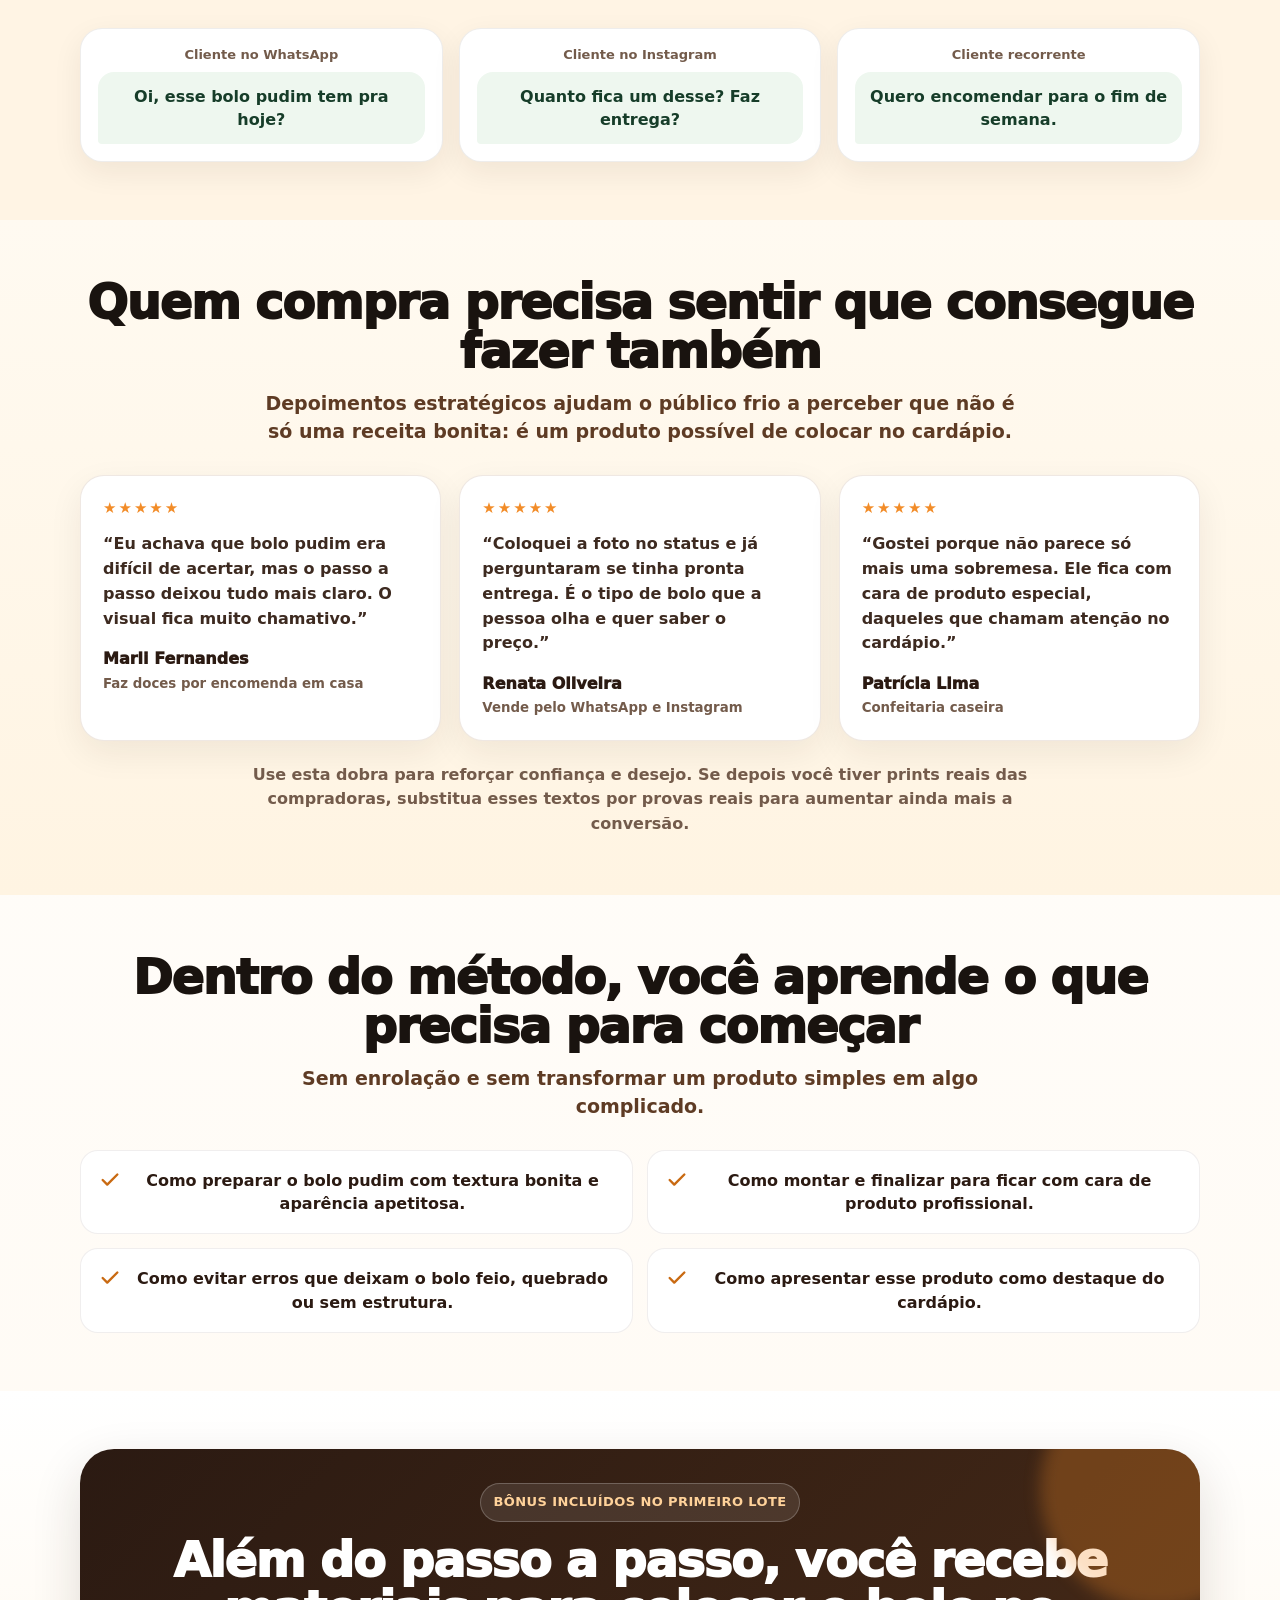
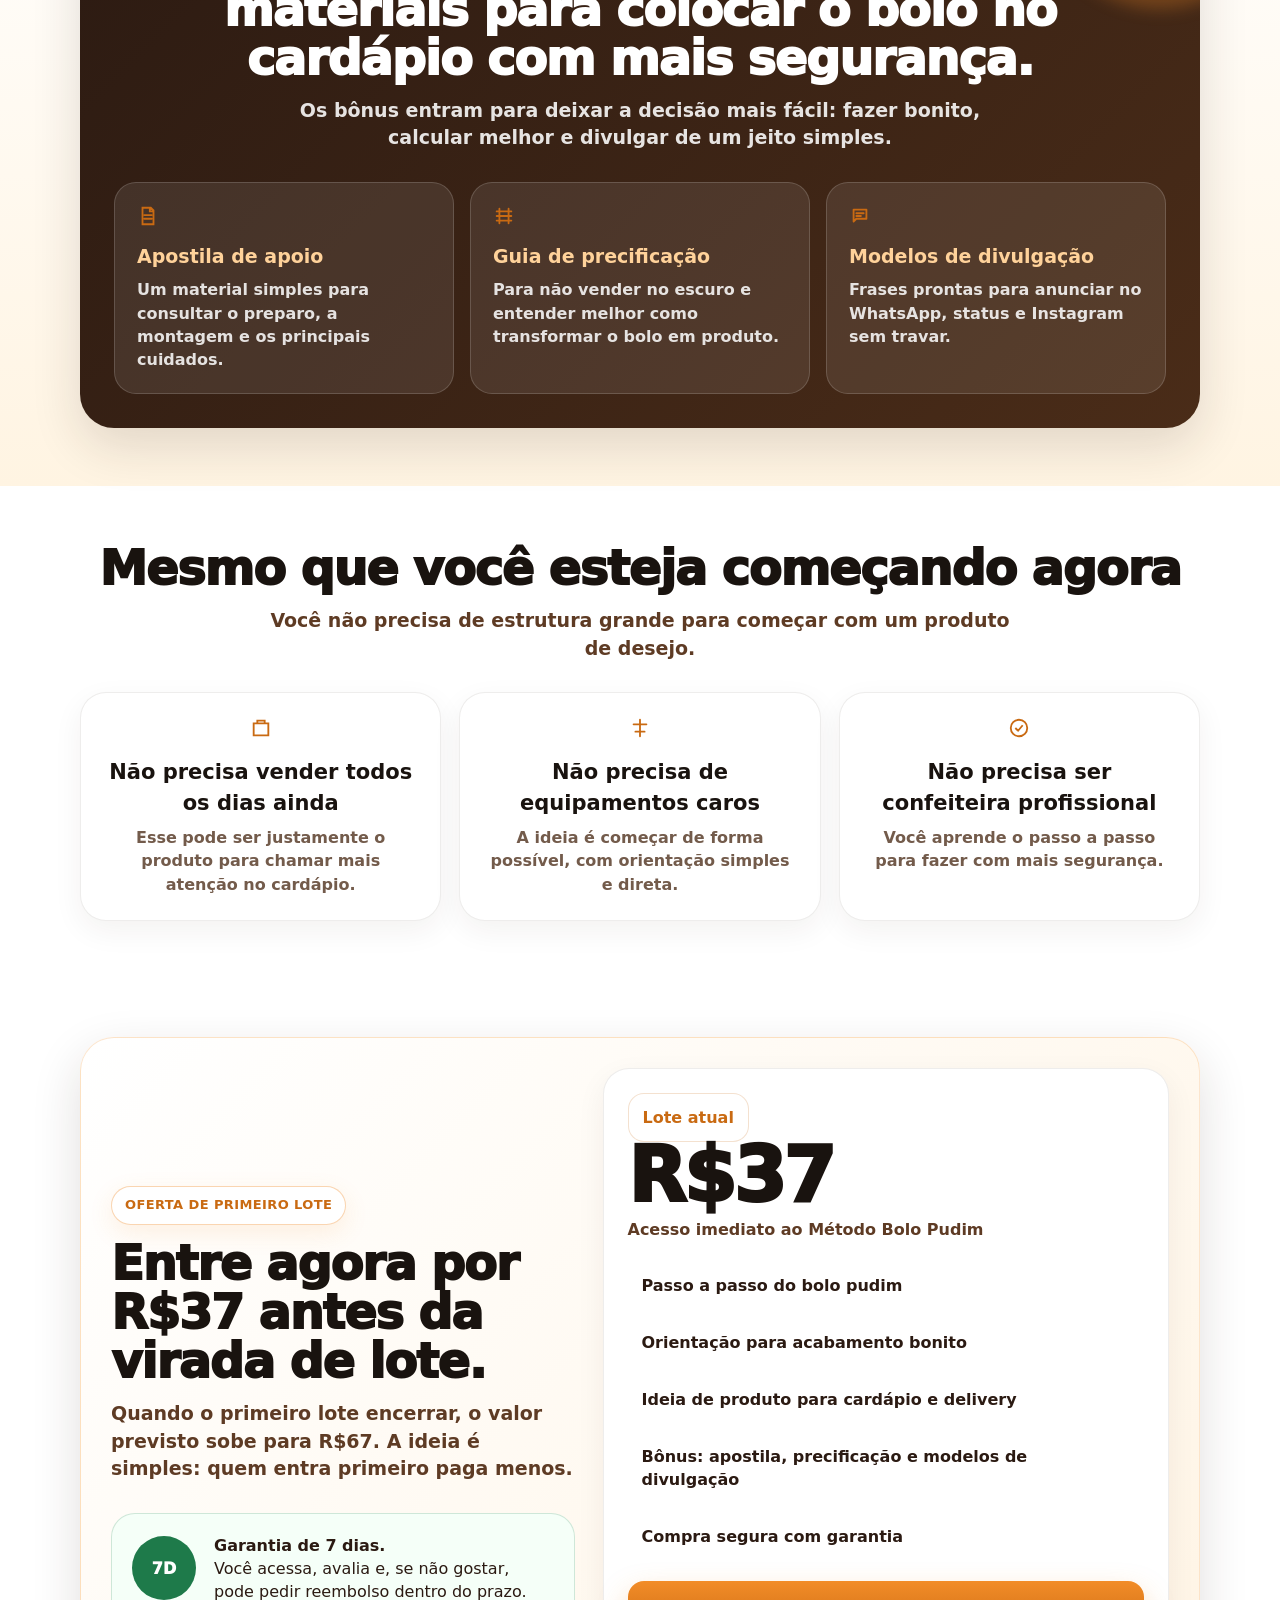
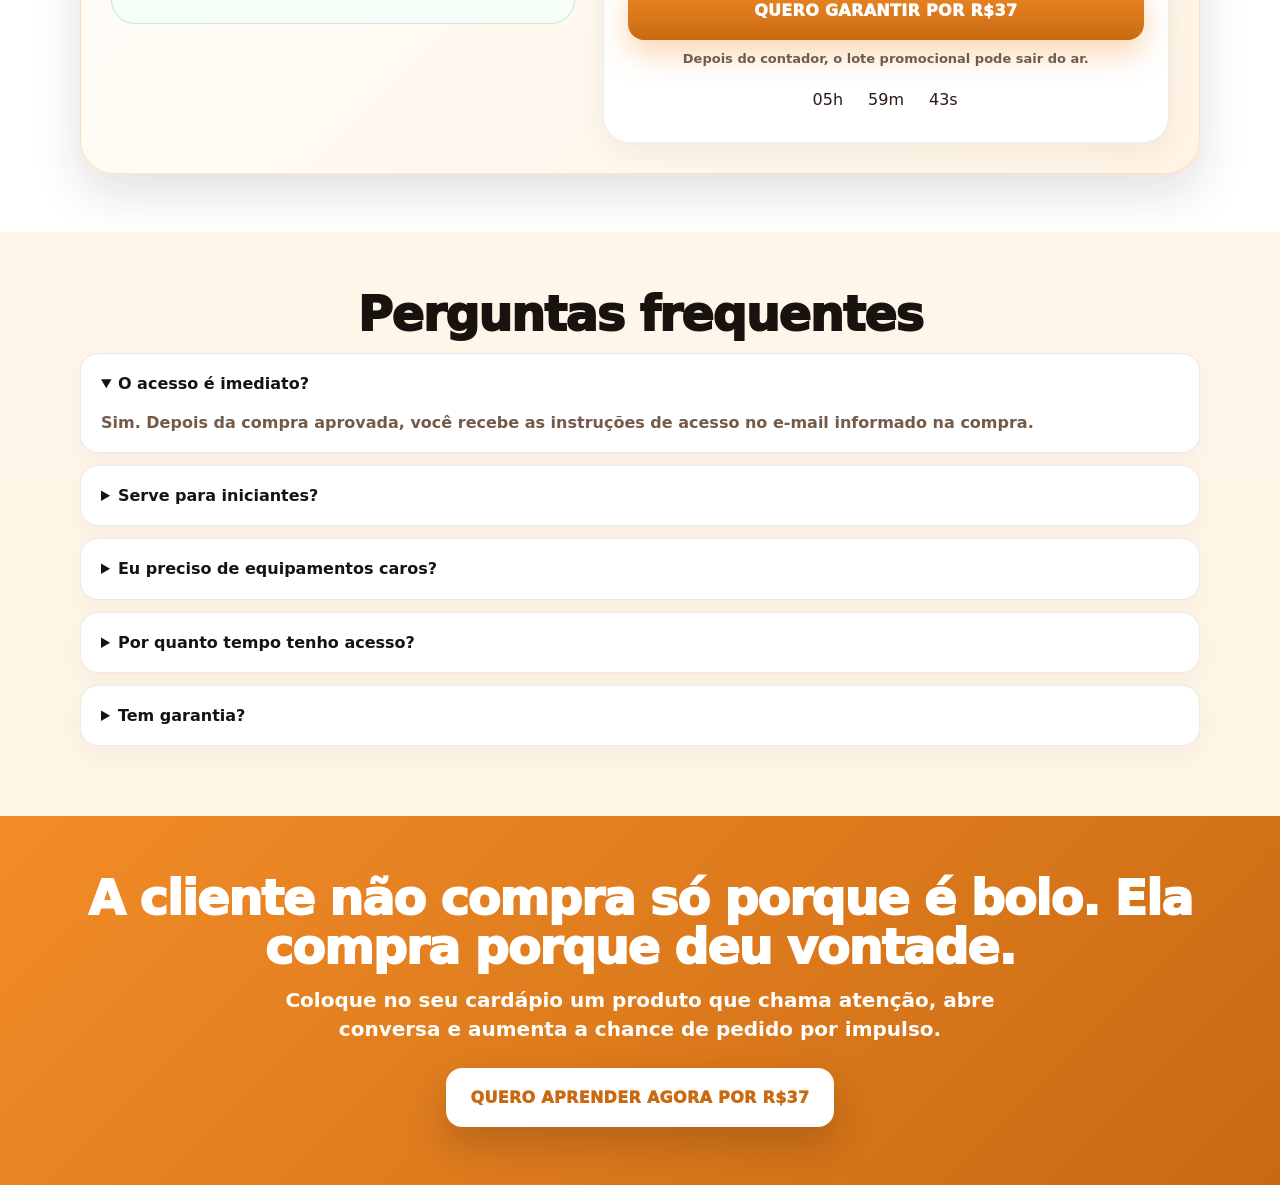
<file: preview_original.html>
<!DOCTYPE html>
<html lang="pt-BR">
<head>
<meta charset="utf-8"/>
<meta content="width=device-width, initial-scale=1.0" name="viewport"/>
<title>Método Bolo Pudim | Primeiro Lote</title>
<meta content="Aprenda o bolo pudim que chama atenção, desperta desejo e pode virar destaque no cardápio. Primeiro lote por R$37." name="description"/>
<style>
    :root{
      --orange:#F28C28;
      --orange-dark:#C96A12;
      --cream:#FFF4E4;
      --cream-2:#F8E6CD;
      --brown:#2B1A12;
      --brown-soft:#5E3B24;
      --black:#19130F;
      --white:#FFFFFF;
      --muted:#735B4B;
      --green:#1E7A4A;
      --shadow:0 18px 50px rgba(43,26,18,.14);
      --radius:26px;
    }
    *{box-sizing:border-box}
    body{margin:0;font-family:system-ui,-apple-system,Segoe UI,Roboto,Arial,sans-serif;background:linear-gradient(180deg,var(--cream),#fff 38%,var(--cream) 100%);color:var(--brown);line-height:1.45}
    img{max-width:100%;display:block}
    a{text-decoration:none;color:inherit}
    .wrap{width:min(1120px,92vw);margin-inline:auto}
    .topbar{background:var(--brown);color:#fff;padding:10px 0;font-size:14px;font-weight:700;text-align:center;letter-spacing:.2px}
    .timer-top{display:flex;gap:10px;align-items:center;justify-content:center;flex-wrap:wrap}
    .timer-pills{display:flex;gap:7px}.timer-pills span{background:rgba(255,255,255,.12);border:1px solid rgba(255,255,255,.18);border-radius:10px;padding:6px 8px;min-width:48px;display:inline-block}
    .hero{position:relative;overflow:hidden;padding:38px 0 36px;background:radial-gradient(circle at 80% 15%,rgba(242,140,40,.26),transparent 30%),linear-gradient(135deg,#fff9ef 0%,#ffe7c4 100%)}
    .hero-grid{display:grid;grid-template-columns:1.02fr .98fr;gap:38px;align-items:center}
    .eyebrow{display:inline-flex;align-items:center;gap:8px;background:#fff;border:1px solid rgba(242,140,40,.36);color:var(--orange-dark);padding:9px 13px;border-radius:999px;font-size:13px;font-weight:900;text-transform:uppercase;letter-spacing:.4px;box-shadow:0 8px 24px rgba(242,140,40,.12)}
    h1{font-family:Inter,sans-serif;font-size:clamp(36px,5vw,66px);line-height:.94;margin:18px 0 18px;font-weight:950;letter-spacing:-2px;color:var(--black)}
    .serif{font-family:Georgia,serif;color:var(--orange-dark);font-style:italic;letter-spacing:-1px}
    .sub{font-size:clamp(18px,2.3vw,24px);color:var(--brown-soft);font-weight:600;max-width:620px;margin:0 0 22px}
    .bullets{display:grid;gap:10px;margin:22px 0}.bullet{display:flex;gap:10px;align-items:flex-start;font-size:16px;font-weight:700;color:var(--brown)}
    .ico{width:22px;height:22px;flex:0 0 22px;color:var(--orange-dark)}
    .cta{display:inline-flex;align-items:center;justify-content:center;gap:10px;background:linear-gradient(180deg,var(--orange),var(--orange-dark));color:#fff;border:0;border-radius:16px;padding:18px 25px;font-weight:950;text-transform:uppercase;letter-spacing:.3px;box-shadow:0 14px 30px rgba(242,140,40,.35);transition:.2s transform,.2s box-shadow;cursor:pointer;text-align:center}
    .cta:hover{transform:translateY(-2px);box-shadow:0 20px 38px rgba(242,140,40,.42)}
    .micro{font-size:13px;color:var(--muted);margin-top:10px;font-weight:700}.price-line{display:flex;align-items:baseline;gap:10px;flex-wrap:wrap;margin:16px 0 0}.old{text-decoration:line-through;color:#9a8170;font-weight:700}.new{font-size:44px;font-weight:950;color:var(--black)}.lot{background:#fff;border:1px solid rgba(201,106,18,.2);border-radius:16px;padding:12px 14px;display:inline-block;font-weight:900;color:var(--orange-dark)}
    .hero-card{position:relative}.photo-card{background:#fff;border:10px solid #fff;border-radius:34px;box-shadow:var(--shadow);overflow:hidden;transform:rotate(1.2deg)}.photo-card img{aspect-ratio:4/4.3;object-fit:cover;width:100%}.floating{position:absolute;left:-14px;bottom:28px;background:#fff;border-radius:18px;padding:14px 16px;box-shadow:0 16px 42px rgba(43,26,18,.2);max-width:250px;font-weight:850}.floating small{display:block;color:var(--muted);font-weight:700;margin-top:3px}
    section{padding:58px 0}.section-title{font-size:clamp(29px,4vw,48px);line-height:1.02;letter-spacing:-1.3px;margin:0 0 14px;color:var(--black);font-weight:950}.section-lead{font-size:19px;color:var(--brown-soft);max-width:770px;margin:0 auto 30px;font-weight:600}.center{text-align:center}.grid-3{display:grid;grid-template-columns:repeat(3,1fr);gap:18px}.card{background:#fff;border:1px solid rgba(43,26,18,.08);border-radius:var(--radius);padding:24px;box-shadow:0 10px 30px rgba(43,26,18,.06)}.card h3{margin:12px 0 8px;font-size:21px;color:var(--black)}.card p{margin:0;color:var(--muted);font-weight:600}
    .pain{background:#fff}.pain-box{display:grid;grid-template-columns:.9fr 1.1fr;gap:30px;align-items:center}.quote{font-size:28px;font-weight:950;line-height:1.12;color:var(--black)}.soft-list{display:grid;gap:12px}.soft-item{padding:16px 18px;border-radius:18px;background:var(--cream);font-weight:800;color:var(--brown)}
    .trend{background:linear-gradient(135deg,var(--brown),#130c08);color:#fff}.trend .section-title,.trend .section-lead{color:#fff}.trend .section-lead{opacity:.86}.trend-grid{display:grid;grid-template-columns:1.1fr .9fr;gap:24px;align-items:center}.trend-card{background:rgba(255,255,255,.08);border:1px solid rgba(255,255,255,.15);border-radius:var(--radius);padding:26px}.trend-card strong{color:#ffd29a}
    .gallery{display:grid;grid-template-columns:1.3fr .7fr;gap:18px}.gallery-main,.gallery-side img{border-radius:28px;overflow:hidden;box-shadow:var(--shadow);background:#fff}.gallery-main img{width:100%;height:100%;min-height:440px;object-fit:cover}.gallery-side{display:grid;gap:18px}.gallery-side img{width:100%;height:210px;object-fit:cover}.caption{margin-top:14px;color:var(--muted);font-weight:700;text-align:center}.photo-strip{margin-top:18px;display:grid;grid-template-columns:repeat(3,1fr);gap:14px}.photo-strip img{height:190px;width:100%;object-fit:cover;border-radius:22px;box-shadow:0 10px 28px rgba(43,26,18,.08);background:#fff}
    .messages{display:grid;grid-template-columns:repeat(3,1fr);gap:16px;margin-top:26px}.msg{background:#fff;border-radius:22px;padding:17px;border:1px solid rgba(43,26,18,.08);box-shadow:0 10px 30px rgba(43,26,18,.07)}.msg .name{font-size:13px;color:var(--muted);font-weight:800;margin-bottom:7px}.msg .bubble{background:#EEF7EF;border-radius:16px 16px 16px 4px;padding:13px;font-weight:800;color:#163D29}
    .learn{background:var(--cream)}.learn-grid{display:grid;grid-template-columns:repeat(2,1fr);gap:14px;margin-top:22px}.check{background:#fff;border-radius:18px;padding:18px;font-weight:850;display:flex;gap:10px;align-items:flex-start;border:1px solid rgba(43,26,18,.07)}
    .offer{background:#fff}.offer-box{display:grid;grid-template-columns:.9fr 1.1fr;gap:28px;align-items:center;background:linear-gradient(135deg,#fff,var(--cream));border:1px solid rgba(242,140,40,.22);border-radius:34px;padding:30px;box-shadow:var(--shadow)}.price-big{font-size:76px;line-height:.9;font-weight:950;color:var(--black);letter-spacing:-3px}.installments{font-weight:800;color:var(--brown-soft);margin:8px 0 18px}.included{display:grid;gap:10px;margin:20px 0}.included div{background:#fff;border-radius:14px;padding:12px 14px;font-weight:800}
    .guarantee{display:flex;gap:18px;align-items:center;background:#F5FFF8;border:1px solid rgba(30,122,74,.18);border-radius:24px;padding:20px;margin-top:18px}.seal{width:64px;height:64px;border-radius:50%;background:var(--green);color:#fff;display:grid;place-items:center;font-weight:950;flex:0 0 64px}

    .bonus{background:linear-gradient(180deg,#fff 0%,#fff4e2 100%)}
    .bonus-box{background:linear-gradient(135deg,#2B1A12 0%,#4a2c18 100%);color:#fff;border-radius:34px;padding:34px;box-shadow:var(--shadow);overflow:hidden;position:relative}
    .bonus-box:before{content:"";position:absolute;right:-80px;top:-80px;width:240px;height:240px;background:rgba(242,140,40,.28);border-radius:50%;filter:blur(8px)}
    .bonus .section-title,.bonus .section-lead{color:#fff}.bonus .section-lead{opacity:.88}
    .bonus-grid{display:grid;grid-template-columns:repeat(3,1fr);gap:16px;margin-top:26px;position:relative}
    .bonus-card{background:rgba(255,255,255,.09);border:1px solid rgba(255,255,255,.16);border-radius:22px;padding:22px;text-align:left}
    .bonus-card b{display:block;font-size:19px;margin:10px 0 8px;color:#ffd29a}.bonus-card p{margin:0;font-weight:650;color:rgba(255,255,255,.86)}
    .bonus-tag{display:inline-flex;border:1px solid rgba(255,255,255,.22);background:rgba(255,255,255,.10);border-radius:999px;padding:9px 13px;font-weight:900;color:#ffd29a;text-transform:uppercase;font-size:13px;letter-spacing:.4px}

    .faq details{background:#fff;border:1px solid rgba(43,26,18,.09);border-radius:18px;padding:18px 20px;margin-bottom:12px;box-shadow:0 8px 24px rgba(43,26,18,.04)}.faq summary{font-weight:900;cursor:pointer;color:var(--black)}.faq p{color:var(--muted);font-weight:650;margin-bottom:0}
    .final{background:linear-gradient(135deg,var(--orange),var(--orange-dark));color:#fff;text-align:center}.final .section-title{color:#fff}.final p{font-size:20px;font-weight:700;max-width:760px;margin:0 auto 24px}.final .cta{background:#fff;color:var(--orange-dark);box-shadow:0 18px 40px rgba(0,0,0,.18)}
    .sticky{position:fixed;left:0;right:0;bottom:0;background:rgba(255,255,255,.94);backdrop-filter:blur(10px);border-top:1px solid rgba(43,26,18,.1);padding:10px 12px;display:none;z-index:99}.sticky-inner{display:flex;gap:10px;align-items:center;justify-content:space-between}.sticky strong{font-size:14px}.sticky .cta{padding:13px 14px;border-radius:13px;font-size:13px}
    .placeholder{background:linear-gradient(135deg,#f7d4a7,#fff2df);display:grid;place-items:center;color:var(--brown-soft);font-weight:900;text-align:center;padding:24px;min-height:320px}.placeholder small{display:block;font-weight:700;margin-top:8px;color:var(--muted)}
    @media(max-width:900px){.hero-grid,.pain-box,.trend-grid,.offer-box,.gallery{grid-template-columns:1fr}.grid-3,.messages,.learn-grid,.photo-strip,.bonus-grid{grid-template-columns:1fr}.hero{padding:28px 0}.floating{position:relative;left:auto;bottom:auto;margin:-18px auto 0;max-width:92%;transform:none}.photo-card{transform:none}.gallery-main img{min-height:320px}.sticky{display:block}body{padding-bottom:74px}.topbar{font-size:12px}.price-big{font-size:58px}}
  
    .testimonials{background:linear-gradient(180deg,#fffaf1 0%,#fff4e2 100%)}
    .testi-grid{display:grid;grid-template-columns:repeat(3,1fr);gap:18px;margin-top:28px}
    .testi{background:#fff;border:1px solid rgba(122,68,26,.12);border-radius:24px;padding:22px;box-shadow:0 12px 34px rgba(43,26,18,.07);text-align:left}
    .testi .stars{letter-spacing:2px;color:var(--orange);font-size:15px;margin-bottom:12px}
    .testi p{margin:0;color:#3d2a20;font-weight:700;line-height:1.55}
    .testi .person{margin-top:16px;font-weight:950;color:var(--brown)}
    .testi small{display:block;color:var(--muted);font-weight:700;margin-top:3px}
    .proof-note{margin:22px auto 0;max-width:780px;color:var(--muted);font-weight:750;line-height:1.55}
    img{image-rendering:auto;backface-visibility:hidden}
    .gallery-main img{max-height:560px}.gallery-side img{max-height:260px}.photo-strip img{max-height:210px}
    @media(max-width:900px){.testi-grid{grid-template-columns:1fr}.gallery-main img{min-height:auto;max-height:none}.gallery-side img,.photo-strip img{height:auto;max-height:none}}
</style>
</head>
<body>
<div class="topbar">
<div class="wrap timer-top">
<span>Primeiro lote por R$37 termina em</span>
<div aria-label="Contador regressivo" class="timer-pills">
<span id="hTop">00h</span><span id="mTop">00m</span><span id="sTop">00s</span>
</div>
</div>
</div>
<header class="hero">
<div class="wrap hero-grid">
<div>
<div class="eyebrow">Método Bolo Pudim • Primeiro lote aberto</div>
<h1>O bolo que faz a pessoa parar, olhar e perguntar: <span class="serif">tem pra hoje?</span></h1>
<p class="sub">Aprenda um bolo pudim visualmente irresistível, com acabamento bonito e jeito de produto de cardápio — para chamar atenção antes mesmo da primeira mordida.</p>
<div class="bullets">
<div class="bullet"><svg class="ico" fill="none" viewbox="0 0 24 24"><path d="M20 6 9 17l-5-5" stroke="currentColor" stroke-linecap="round" stroke-linejoin="round" stroke-width="2.6"></path></svg> Produto tendência, diferente e fácil de destacar nas redes</div>
<div class="bullet"><svg class="ico" fill="none" viewbox="0 0 24 24"><path d="M12 2v20M2 12h20" stroke="currentColor" stroke-linecap="round" stroke-width="2.4"></path></svg> Passo a passo direto para fazer com segurança</div>
<div class="bullet"><svg class="ico" fill="none" viewbox="0 0 24 24"><path d="M4 12h16M12 4v16" stroke="currentColor" stroke-linecap="round" stroke-width="2.4"></path></svg> Primeiro lote promocional por apenas R$37</div>
</div>
<a class="cta" href="#comprar">Quero aprender agora</a>
<div class="micro">Acesso imediato • Garantia de 7 dias • Conteúdo simples e objetivo</div>
<div class="price-line"><span class="old">Depois R$67</span><span class="new">R$37</span><span class="lot">lote atual</span></div>
</div>
<div class="hero-card">
<div class="photo-card">
<img alt="Bolo pudim retangular com mini pudins e calda brilhante" decoding="async" fetchpriority="high" height="640" src="[data-uri]" width="980"/>
</div>
<div class="floating">Esse não parece “só mais um bolo”. <small>É o tipo de produto que chama pergunta no WhatsApp.</small></div>
</div>
</div>
</header>
<section class="pain">
<div class="wrap pain-box">
<div class="quote">Não basta fazer doce bom. No delivery, primeiro ele precisa dar vontade de pedir.</div>
<div class="soft-list">
<div class="soft-item">Você posta, mas pouca gente pergunta preço.</div>
<div class="soft-item">Você sabe fazer coisas gostosas, mas sente que o cardápio não chama atenção.</div>
<div class="soft-item">Você quer um produto simples, bonito e com cara de encomenda.</div>
<div class="soft-item">Você precisa de algo que a cliente olhe e pense: “eu quero isso”.</div>
</div>
</div>
</section>
<section class="trend">
<div class="wrap trend-grid">
<div>
<h2 class="section-title">Bolo pudim voltou a chamar atenção porque junta duas coisas que o brasileiro já ama.</h2>
<p class="section-lead" style="text-align:left;margin-left:0">Bolo macio, pudim cremoso, calda brilhante e visual de sobremesa especial. É familiar o bastante para dar confiança e diferente o bastante para gerar curiosidade.</p>
</div>
<div class="trend-card">
<p><strong>É aqui que está a oportunidade:</strong> quando um produto parece gostoso antes da explicação, ele vende mais rápido. A pessoa não precisa entender técnica. Ela bate o olho, sente vontade e pergunta como compra.</p>
<p><strong>Por isso essa página não vende “uma receita”.</strong> Ela vende um produto de desejo para colocar no cardápio.</p>
</div>
</div>
</section>
<section>
<div class="wrap center">
<h2 class="section-title">O visual que faz a venda começar antes da conversa</h2>
<p class="section-lead">Use as imagens reais do seu bolo aqui. Close da calda, corte perfeito e textura são os elementos que mais geram desejo.</p>
<div class="gallery">
<div class="gallery-main"><img alt="Bolo pudim cortado mostrando camadas cremosas" decoding="async" height="720" loading="lazy" src="[data-uri]" width="540"/></div>
<div class="gallery-side">
<img alt="Close da fatia de bolo pudim com camadas" decoding="async" height="720" loading="lazy" src="[data-uri]" width="480"/>
<img alt="Topo do bolo pudim com chantilly e mini pudins" decoding="async" height="680" loading="lazy" src="[data-uri]" width="520"/>
</div>
</div>
<div aria-label="Mais fotos do bolo pudim" class="photo-strip">
<img alt="Fatia servida de bolo pudim" decoding="async" height="760" loading="lazy" src="[data-uri]" width="500"/>
<img alt="Bolo pudim com corte aparente" decoding="async" height="430" loading="lazy" src="[data-uri]" width="760"/>
<img alt="Bolo pudim retangular finalizado" decoding="async" height="640" loading="lazy" src="[data-uri]" width="980"/>
</div>
<div class="caption">Quanto mais a foto parecer “quero agora”, menos texto a pessoa precisa ler para desejar.</div>
</div>
</section>
<section class="learn">
<div class="wrap center">
<h2 class="section-title">Imagine receber mensagens assim</h2>
<p class="section-lead">Essa é a reação que a página precisa antecipar na cabeça da cliente: desejo, pergunta e pedido.</p>
<div class="messages">
<div class="msg"><div class="name">Cliente no WhatsApp</div><div class="bubble">Oi, esse bolo pudim tem pra hoje?</div></div>
<div class="msg"><div class="name">Cliente no Instagram</div><div class="bubble">Quanto fica um desse? Faz entrega?</div></div>
<div class="msg"><div class="name">Cliente recorrente</div><div class="bubble">Quero encomendar para o fim de semana.</div></div>
</div>
</div>
</section><section class="testimonials">
<div class="wrap center">
<h2 class="section-title">Quem compra precisa sentir que consegue fazer também</h2>
<p class="section-lead">Depoimentos estratégicos ajudam o público frio a perceber que não é só uma receita bonita: é um produto possível de colocar no cardápio.</p>
<div class="testi-grid">
<div class="testi"><div class="stars">★★★★★</div><p>“Eu achava que bolo pudim era difícil de acertar, mas o passo a passo deixou tudo mais claro. O visual fica muito chamativo.”</p><div class="person">Marli Fernandes</div><small>Faz doces por encomenda em casa</small></div>
<div class="testi"><div class="stars">★★★★★</div><p>“Coloquei a foto no status e já perguntaram se tinha pronta entrega. É o tipo de bolo que a pessoa olha e quer saber o preço.”</p><div class="person">Renata Oliveira</div><small>Vende pelo WhatsApp e Instagram</small></div>
<div class="testi"><div class="stars">★★★★★</div><p>“Gostei porque não parece só mais uma sobremesa. Ele fica com cara de produto especial, daqueles que chamam atenção no cardápio.”</p><div class="person">Patrícia Lima</div><small>Confeitaria caseira</small></div>
</div>
<div class="proof-note">Use esta dobra para reforçar confiança e desejo. Se depois você tiver prints reais das compradoras, substitua esses textos por provas reais para aumentar ainda mais a conversão.</div>
</div>
</section>
<section>
<div class="wrap center">
<h2 class="section-title">Dentro do método, você aprende o que precisa para começar</h2>
<p class="section-lead">Sem enrolação e sem transformar um produto simples em algo complicado.</p>
<div class="learn-grid">
<div class="check"><svg class="ico" fill="none" viewbox="0 0 24 24"><path d="M20 6 9 17l-5-5" stroke="currentColor" stroke-linecap="round" stroke-linejoin="round" stroke-width="2.6"></path></svg>Como preparar o bolo pudim com textura bonita e aparência apetitosa.</div>
<div class="check"><svg class="ico" fill="none" viewbox="0 0 24 24"><path d="M20 6 9 17l-5-5" stroke="currentColor" stroke-linecap="round" stroke-linejoin="round" stroke-width="2.6"></path></svg>Como montar e finalizar para ficar com cara de produto profissional.</div>
<div class="check"><svg class="ico" fill="none" viewbox="0 0 24 24"><path d="M20 6 9 17l-5-5" stroke="currentColor" stroke-linecap="round" stroke-linejoin="round" stroke-width="2.6"></path></svg>Como evitar erros que deixam o bolo feio, quebrado ou sem estrutura.</div>
<div class="check"><svg class="ico" fill="none" viewbox="0 0 24 24"><path d="M20 6 9 17l-5-5" stroke="currentColor" stroke-linecap="round" stroke-linejoin="round" stroke-width="2.6"></path></svg>Como apresentar esse produto como destaque do cardápio.</div>
</div>
</div>
</section>
<section class="bonus">
  <div class="wrap">
    <div class="bonus-box center">
      <div class="bonus-tag">Bônus incluídos no primeiro lote</div>
      <h2 class="section-title" style="margin-top:14px">Além do passo a passo, você recebe materiais para colocar o bolo no cardápio com mais segurança.</h2>
      <p class="section-lead">Os bônus entram para deixar a decisão mais fácil: fazer bonito, calcular melhor e divulgar de um jeito simples.</p>
      <div class="bonus-grid">
        <div class="bonus-card"><svg class="ico" fill="none" viewBox="0 0 24 24"><path d="M6 3h9l3 3v15H6zM14 3v4h4M8 11h8M8 15h8" stroke="currentColor" stroke-width="2" stroke-linecap="round"/></svg><b>Apostila de apoio</b><p>Um material simples para consultar o preparo, a montagem e os principais cuidados.</p></div>
        <div class="bonus-card"><svg class="ico" fill="none" viewBox="0 0 24 24"><path d="M4 7h16M7 4v16M17 4v16M4 12h16M4 17h16" stroke="currentColor" stroke-width="2" stroke-linecap="round"/></svg><b>Guia de precificação</b><p>Para não vender no escuro e entender melhor como transformar o bolo em produto.</p></div>
        <div class="bonus-card"><svg class="ico" fill="none" viewBox="0 0 24 24"><path d="M5 5h14v10H8l-3 3zM8 9h8M8 12h5" stroke="currentColor" stroke-width="2" stroke-linecap="round" stroke-linejoin="round"/></svg><b>Modelos de divulgação</b><p>Frases prontas para anunciar no WhatsApp, status e Instagram sem travar.</p></div>
      </div>
    </div>
  </div>
</section>
<section class="pain">
<div class="wrap center">
<h2 class="section-title">Mesmo que você esteja começando agora</h2>
<p class="section-lead">Você não precisa de estrutura grande para começar com um produto de desejo.</p>
<div class="grid-3">
<div class="card"><svg class="ico" fill="none" viewbox="0 0 24 24"><path d="M4 7h16v13H4zM8 7V4h8v3" stroke="currentColor" stroke-width="2"></path></svg><h3>Não precisa vender todos os dias ainda</h3><p>Esse pode ser justamente o produto para chamar mais atenção no cardápio.</p></div>
<div class="card"><svg class="ico" fill="none" viewbox="0 0 24 24"><path d="M12 3v18M5 8h14M7 16h10" stroke="currentColor" stroke-linecap="round" stroke-width="2"></path></svg><h3>Não precisa de equipamentos caros</h3><p>A ideia é começar de forma possível, com orientação simples e direta.</p></div>
<div class="card"><svg class="ico" fill="none" viewbox="0 0 24 24"><path d="M8 12l3 3 5-6M21 12a9 9 0 1 1-18 0 9 9 0 0 1 18 0Z" stroke="currentColor" stroke-width="2"></path></svg><h3>Não precisa ser confeiteira profissional</h3><p>Você aprende o passo a passo para fazer com mais segurança.</p></div>
</div>
</div>
</section>
<section class="offer" id="comprar">
<div class="wrap offer-box">
<div>
<div class="eyebrow">Oferta de primeiro lote</div>
<h2 class="section-title" style="margin-top:14px">Entre agora por R$37 antes da virada de lote.</h2>
<p class="section-lead" style="text-align:left;margin-left:0">Quando o primeiro lote encerrar, o valor previsto sobe para R$67. A ideia é simples: quem entra primeiro paga menos.</p>
<div class="guarantee"><div class="seal">7D</div><div><strong>Garantia de 7 dias.</strong><br/>Você acessa, avalia e, se não gostar, pode pedir reembolso dentro do prazo.</div></div>
</div>
<div class="card">
<div class="lot">Lote atual</div>
<div class="price-big">R$37</div>
<div class="installments">Acesso imediato ao Método Bolo Pudim</div>
<div class="included">
<div>Passo a passo do bolo pudim</div>
<div>Orientação para acabamento bonito</div>
<div>Ideia de produto para cardápio e delivery</div>
<div>Bônus: apostila, precificação e modelos de divulgação</div>
<div>Compra segura com garantia</div>
</div>
<a class="cta" href="LINK-DO-CHECKOUT-AQUI" style="width:100%">Quero garantir por R$37</a>
<div class="micro center">Depois do contador, o lote promocional pode sair do ar.</div>
<div class="timer-pills" style="justify-content:center;margin-top:12px;color:var(--brown)"><span id="hOffer">00h</span><span id="mOffer">00m</span><span id="sOffer">00s</span></div>
</div>
</div>
</section>
<section class="faq">
<div class="wrap">
<h2 class="section-title center">Perguntas frequentes</h2>
<details open=""><summary>O acesso é imediato?</summary><p>Sim. Depois da compra aprovada, você recebe as instruções de acesso no e-mail informado na compra.</p></details>
<details><summary>Serve para iniciantes?</summary><p>Sim. A proposta é ensinar de forma simples, direta e possível para quem quer começar com um produto bonito e chamativo.</p></details>
<details><summary>Eu preciso de equipamentos caros?</summary><p>Não, você já pode começar hoje com o que você tem em casa.</p></details>
<details><summary>Por quanto tempo tenho acesso?</summary><p>Inclua aqui a regra real do seu produto: vitalício, 1 ano ou conforme a configuração da plataforma.</p></details>
<details><summary>Tem garantia?</summary><p>Sim. Você tem 7 dias de garantia para avaliar o conteúdo.</p></details>
</div>
</section>
<section class="final">
<div class="wrap">
<h2 class="section-title">A cliente não compra só porque é bolo. Ela compra porque deu vontade.</h2>
<p>Coloque no seu cardápio um produto que chama atenção, abre conversa e aumenta a chance de pedido por impulso.</p>
<a class="cta" href="LINK-DO-CHECKOUT-AQUI">Quero aprender agora por R$37</a>
</div>
</section>
<div class="sticky">
<div class="wrap sticky-inner">
<strong>Primeiro lote: R$37</strong>
<a class="cta" href="#comprar">Garantir acesso</a>
</div>
</div>
<script>
(function(){
  const HOURS = 6; // urgência leve: contador individual de 6 horas por visitante
  const key = 'bp_lote_deadline_v1';
  let deadline = localStorage.getItem(key);
  if(!deadline || Number(deadline) < Date.now()){
    deadline = Date.now() + HOURS*60*60*1000;
    localStorage.setItem(key, deadline);
  }
  function pad(n){ return String(n).padStart(2,'0'); }
  function tick(){
    const left = Math.max(0, Number(deadline) - Date.now());
    const h = Math.floor(left/36e5);
    const m = Math.floor((left%36e5)/6e4);
    const s = Math.floor((left%6e4)/1000);
    ['Top','Offer'].forEach(id=>{
      document.getElementById('h'+id).textContent = pad(h)+'h';
      document.getElementById('m'+id).textContent = pad(m)+'m';
      document.getElementById('s'+id).textContent = pad(s)+'s';
    });
  }
  tick(); setInterval(tick,1000);
})();
</script>
</body>
</html>
</file>
